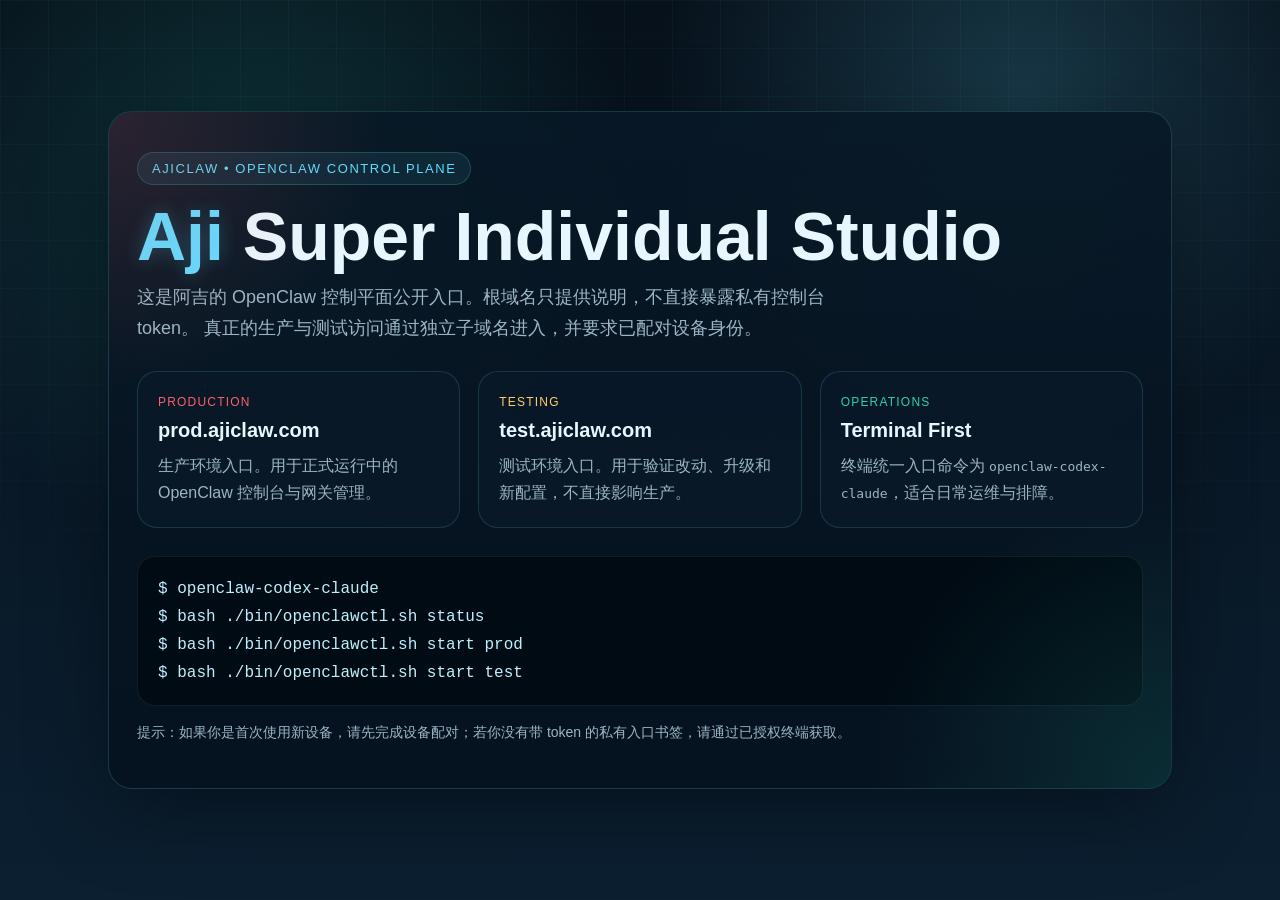
<file: site/landing/index.html>
<!doctype html>
<html lang="zh-CN">
  <head>
    <meta charset="utf-8" />
    <meta name="viewport" content="width=device-width, initial-scale=1" />
    <title>Ajiclaw Control Plane</title>
    <style>
      :root {
        --bg: #07111b;
        --bg2: #0b1f31;
        --panel: rgba(8, 24, 38, 0.78);
        --line: rgba(103, 226, 255, 0.18);
        --text: #e8f7ff;
        --muted: #9cb6c6;
        --cyan: #62dcff;
        --teal: #2ad1b3;
        --red: #ff5e6c;
        --gold: #ffcf6b;
        --shadow: 0 22px 80px rgba(0, 0, 0, 0.35);
        --radius: 24px;
      }

      * {
        box-sizing: border-box;
      }

      body {
        margin: 0;
        min-height: 100vh;
        font-family: "Segoe UI", "PingFang SC", "Microsoft YaHei", sans-serif;
        color: var(--text);
        background:
          radial-gradient(circle at 20% 20%, rgba(42, 209, 179, 0.16), transparent 30%),
          radial-gradient(circle at 80% 10%, rgba(98, 220, 255, 0.18), transparent 28%),
          linear-gradient(180deg, var(--bg), var(--bg2));
        display: grid;
        place-items: center;
        overflow-x: hidden;
      }

      body::before,
      body::after {
        content: "";
        position: fixed;
        inset: 0;
        pointer-events: none;
      }

      body::before {
        background-image:
          linear-gradient(rgba(98, 220, 255, 0.06) 1px, transparent 1px),
          linear-gradient(90deg, rgba(98, 220, 255, 0.06) 1px, transparent 1px);
        background-size: 48px 48px;
        mask-image: linear-gradient(180deg, rgba(0, 0, 0, 0.75), transparent 92%);
      }

      body::after {
        background:
          linear-gradient(90deg, transparent, rgba(255, 255, 255, 0.04), transparent);
        transform: translateX(-120%);
        animation: sweep 8s linear infinite;
      }

      .shell {
        width: min(1120px, calc(100vw - 32px));
        padding: 40px 28px;
      }

      .hero {
        position: relative;
        border: 1px solid var(--line);
        border-radius: var(--radius);
        background: linear-gradient(180deg, rgba(8, 24, 38, 0.92), rgba(5, 16, 28, 0.82));
        box-shadow: var(--shadow);
        padding: 40px 28px 32px;
        overflow: hidden;
      }

      .hero::before {
        content: "";
        position: absolute;
        inset: 0;
        background:
          radial-gradient(circle at top left, rgba(255, 94, 108, 0.15), transparent 22%),
          radial-gradient(circle at bottom right, rgba(42, 209, 179, 0.14), transparent 24%);
        pointer-events: none;
      }

      .eyebrow {
        display: inline-flex;
        align-items: center;
        gap: 10px;
        padding: 8px 14px;
        border: 1px solid rgba(98, 220, 255, 0.2);
        border-radius: 999px;
        color: var(--cyan);
        background: rgba(98, 220, 255, 0.08);
        font-size: 13px;
        letter-spacing: 0.12em;
        text-transform: uppercase;
      }

      h1 {
        margin: 18px 0 12px;
        font-size: clamp(34px, 6vw, 68px);
        line-height: 0.98;
      }

      .accent {
        color: var(--cyan);
        text-shadow: 0 0 18px rgba(98, 220, 255, 0.28);
      }

      .lead {
        margin: 0;
        max-width: 720px;
        color: var(--muted);
        font-size: 18px;
        line-height: 1.7;
      }

      .grid {
        display: grid;
        grid-template-columns: repeat(3, minmax(0, 1fr));
        gap: 18px;
        margin-top: 28px;
      }

      .card {
        position: relative;
        padding: 20px;
        border: 1px solid rgba(98, 220, 255, 0.16);
        border-radius: 20px;
        background: rgba(10, 27, 42, 0.7);
      }

      .card h2 {
        margin: 0 0 10px;
        font-size: 20px;
      }

      .card p {
        margin: 0;
        color: var(--muted);
        line-height: 1.7;
      }

      .badge {
        display: inline-block;
        margin-bottom: 10px;
        font-size: 12px;
        letter-spacing: 0.1em;
        text-transform: uppercase;
      }

      .prod .badge { color: var(--red); }
      .test .badge { color: var(--gold); }
      .ops .badge { color: var(--teal); }

      .console {
        margin-top: 28px;
        padding: 18px 20px;
        border-radius: 18px;
        background: rgba(2, 12, 20, 0.9);
        border: 1px solid rgba(255, 255, 255, 0.07);
        font-family: "Consolas", "Courier New", monospace;
        color: #bfefff;
        line-height: 1.75;
        overflow-x: auto;
      }

      .foot {
        margin-top: 18px;
        color: var(--muted);
        font-size: 14px;
      }

      @keyframes sweep {
        from { transform: translateX(-120%); }
        to { transform: translateX(120%); }
      }

      @media (max-width: 860px) {
        .grid {
          grid-template-columns: 1fr;
        }

        .shell {
          padding: 20px 14px;
        }

        .hero {
          padding: 28px 18px 22px;
        }
      }
    </style>
  </head>
  <body>
    <main class="shell">
      <section class="hero">
        <div class="eyebrow">Ajiclaw • OpenClaw Control Plane</div>
        <h1><span class="accent">Aji</span> Super Individual Studio</h1>
        <p class="lead">
          这是阿吉的 OpenClaw 控制平面公开入口。根域名只提供说明，不直接暴露私有控制台 token。
          真正的生产与测试访问通过独立子域名进入，并要求已配对设备身份。
        </p>

        <div class="grid">
          <article class="card prod">
            <div class="badge">Production</div>
            <h2>prod.ajiclaw.com</h2>
            <p>生产环境入口。用于正式运行中的 OpenClaw 控制台与网关管理。</p>
          </article>
          <article class="card test">
            <div class="badge">Testing</div>
            <h2>test.ajiclaw.com</h2>
            <p>测试环境入口。用于验证改动、升级和新配置，不直接影响生产。</p>
          </article>
          <article class="card ops">
            <div class="badge">Operations</div>
            <h2>Terminal First</h2>
            <p>终端统一入口命令为 <code>openclaw-codex-claude</code>，适合日常运维与排障。</p>
          </article>
        </div>

        <div class="console">
          $ openclaw-codex-claude<br />
          $ bash ./bin/openclawctl.sh status<br />
          $ bash ./bin/openclawctl.sh start prod<br />
          $ bash ./bin/openclawctl.sh start test
        </div>

        <p class="foot">
          提示：如果你是首次使用新设备，请先完成设备配对；若你没有带 token 的私有入口书签，请通过已授权终端获取。
        </p>
      </section>
    </main>
  </body>
</html>
</file>
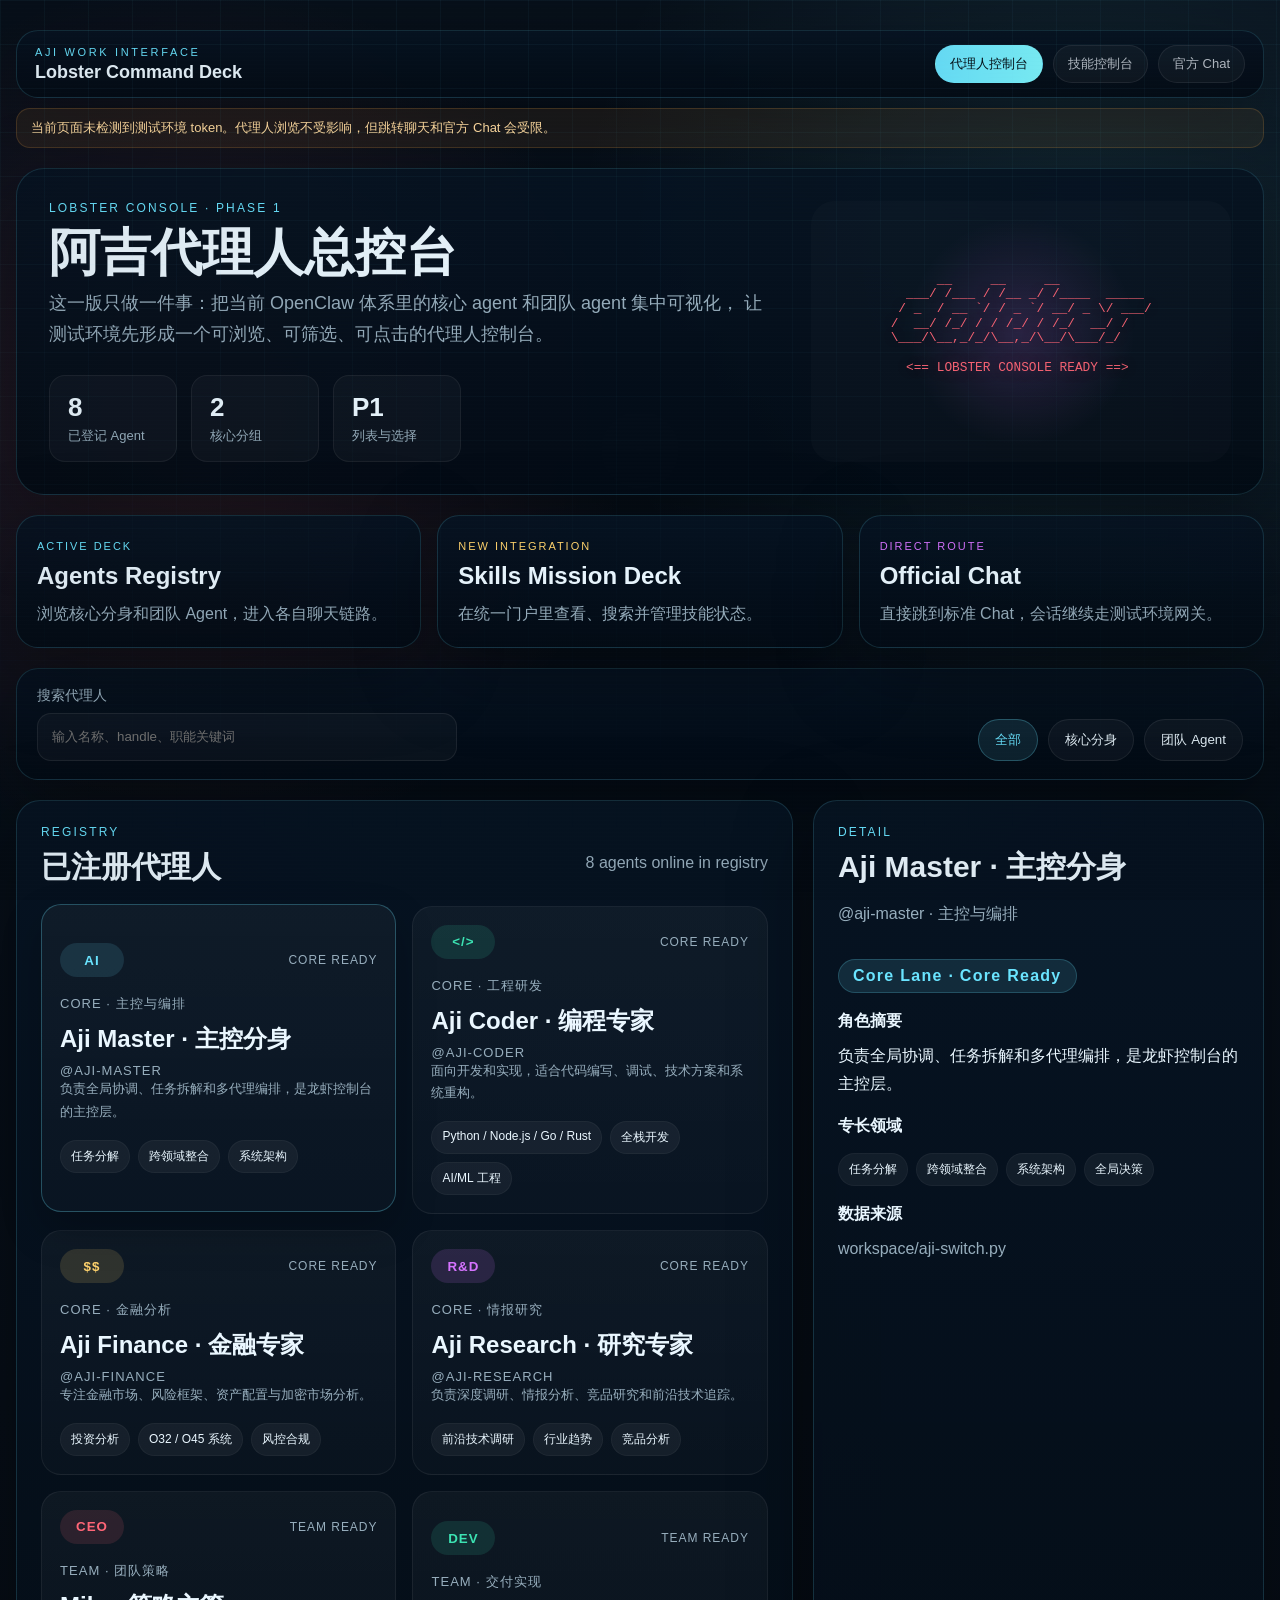
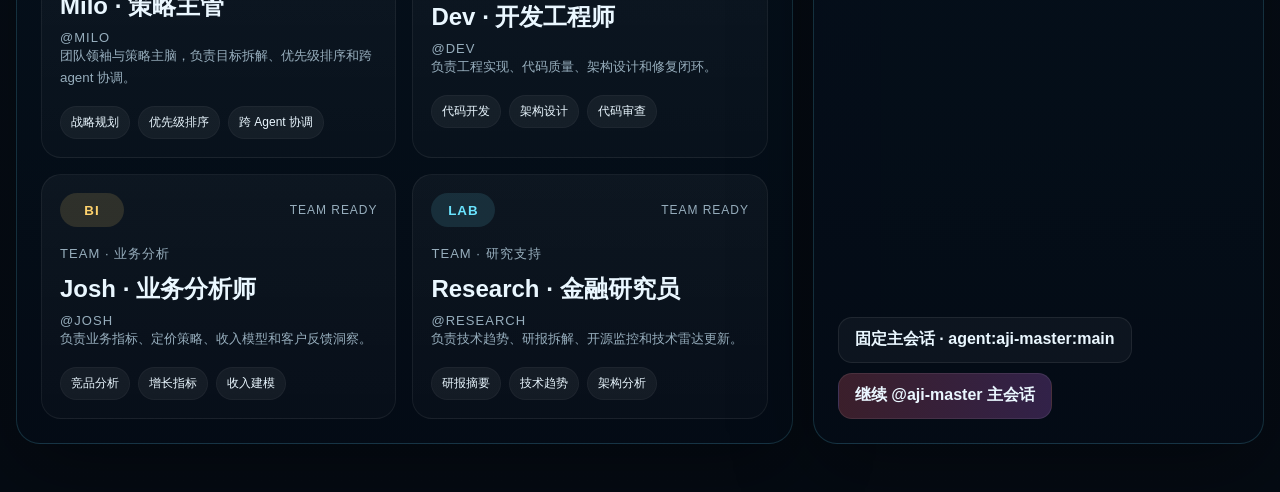
<file: site/lobster-console/index.html>
<!doctype html>
<html lang="zh-CN">
  <head>
    <meta charset="utf-8" />
    <meta name="viewport" content="width=device-width, initial-scale=1" />
    <title>龙虾控制台 · Agent Registry</title>
    <link rel="stylesheet" href="./styles.css" />
  </head>
  <body>
    <div class="noise" aria-hidden="true"></div>
    <main class="shell">
      <div class="portal-nav-shell">
        <nav class="portal-nav" aria-label="Aji work interface navigation">
          <a class="portal-brand" id="portal-home-link" href="./">
            <span class="portal-brand-kicker">AJI WORK INTERFACE</span>
            <strong>Lobster Command Deck</strong>
          </a>
          <div class="portal-links">
            <a class="is-active" id="nav-agents-link" href="./">代理人控制台</a>
            <a id="nav-skills-link" href="./skills/">技能控制台</a>
            <a id="nav-chat-link" href="../chat">官方 Chat</a>
          </div>
        </nav>
        <div class="portal-banner" id="token-banner" hidden>
          当前页面未检测到测试环境 token。代理人浏览不受影响，但跳转聊天和官方 Chat 会受限。
        </div>
      </div>

      <header class="hero">
        <div class="hero-copy">
          <p class="eyebrow">LOBSTER CONSOLE · PHASE 1</p>
          <h1>阿吉代理人总控台</h1>
          <p class="lead">
            这一版只做一件事：把当前 OpenClaw 体系里的核心 agent 和团队 agent 集中可视化，
            让测试环境先形成一个可浏览、可筛选、可点击的代理人控制台。
          </p>
          <div class="hero-metrics">
            <div class="metric">
              <span class="metric-k">8</span>
              <span class="metric-v">已登记 Agent</span>
            </div>
            <div class="metric">
              <span class="metric-k">2</span>
              <span class="metric-v">核心分组</span>
            </div>
            <div class="metric">
              <span class="metric-k">P1</span>
              <span class="metric-v">列表与选择</span>
            </div>
          </div>
        </div>
        <aside class="hero-art" aria-hidden="true">
          <pre>
      __     __     __
  ___/ /___ / /__ _/ /____  _____
 / _  / __ `/ / _ `/ __/ _ \/ ___/
/  __/ /_/ / / /_/ / /_/  __/ /
\___/\__,_/_/\__,_/\__/\___/_/

  &lt;== LOBSTER CONSOLE READY ==&gt;
          </pre>
        </aside>
      </header>

      <section class="module-strip" aria-label="工作台模块入口">
        <a class="module-card accent-cyan" id="moduleAgentsLink" href="./">
          <span class="module-kicker">ACTIVE DECK</span>
          <strong>Agents Registry</strong>
          <p>浏览核心分身和团队 Agent，进入各自聊天链路。</p>
        </a>
        <a class="module-card accent-gold" id="moduleSkillsLink" href="./skills/">
          <span class="module-kicker">NEW INTEGRATION</span>
          <strong>Skills Mission Deck</strong>
          <p>在统一门户里查看、搜索并管理技能状态。</p>
        </a>
        <a class="module-card accent-magenta" id="moduleChatLink" href="../chat">
          <span class="module-kicker">DIRECT ROUTE</span>
          <strong>Official Chat</strong>
          <p>直接跳到标准 Chat，会话继续走测试环境网关。</p>
        </a>
      </section>

      <section class="toolbar" aria-label="代理人筛选">
        <label class="search">
          <span>搜索代理人</span>
          <input id="searchInput" type="search" placeholder="输入名称、handle、职能关键词" />
        </label>
        <div class="filters">
          <button class="filter-chip is-active" data-filter="all" type="button">全部</button>
          <button class="filter-chip" data-filter="core" type="button">核心分身</button>
          <button class="filter-chip" data-filter="team" type="button">团队 Agent</button>
        </div>
      </section>

      <section class="layout">
        <section class="board">
          <div class="board-head">
            <div>
              <p class="section-kicker">REGISTRY</p>
              <h2>已注册代理人</h2>
            </div>
            <p id="resultCount" class="result-count">加载中</p>
          </div>
          <div id="agentGrid" class="agent-grid" aria-live="polite"></div>
        </section>

        <aside class="detail-panel">
          <div class="detail-head">
            <p class="section-kicker">DETAIL</p>
            <h2 id="detailName">选择一个 Agent</h2>
            <p id="detailSubtitle" class="detail-subtitle">点击左侧卡片查看职责、能力和下一步动作。</p>
          </div>

          <div id="detailBadge" class="detail-badge">Phase 1</div>

          <div class="detail-block">
            <h3>角色摘要</h3>
            <p id="detailSummary">这一阶段先完成注册表和选择器，不直接接 OpenClaw 原生聊天面板。</p>
          </div>

          <div class="detail-block">
            <h3>专长领域</h3>
            <ul id="detailSkills" class="skill-list">
              <li>支持按职能快速浏览</li>
              <li>支持为下一阶段聊天页预留路由</li>
            </ul>
          </div>

          <div class="detail-block">
            <h3>数据来源</h3>
            <p id="detailSource" class="detail-source">workspace/aji-switch.py / workspace/team/agents/*/SOUL.md</p>
          </div>

          <div class="detail-actions">
            <a id="detailRoute" class="ghost-link" href="#session-route">固定主会话 · agent:loading:main</a>
            <a id="chatButton" class="primary-button" href="./chat.html">
              继续 Agent 主会话
            </a>
          </div>
        </aside>
      </section>
    </main>

    <template id="agentCardTemplate">
      <article class="agent-card">
        <button class="agent-hit" type="button">
          <div class="agent-top">
            <span class="agent-icon"></span>
            <span class="agent-state"></span>
          </div>
          <div class="agent-meta">
            <p class="agent-group"></p>
            <h3 class="agent-title"></h3>
            <p class="agent-handle"></p>
            <p class="agent-summary"></p>
          </div>
          <ul class="agent-skills"></ul>
        </button>
      </article>
    </template>

    <script src="./app.js" defer></script>
  </body>
</html>
</file>
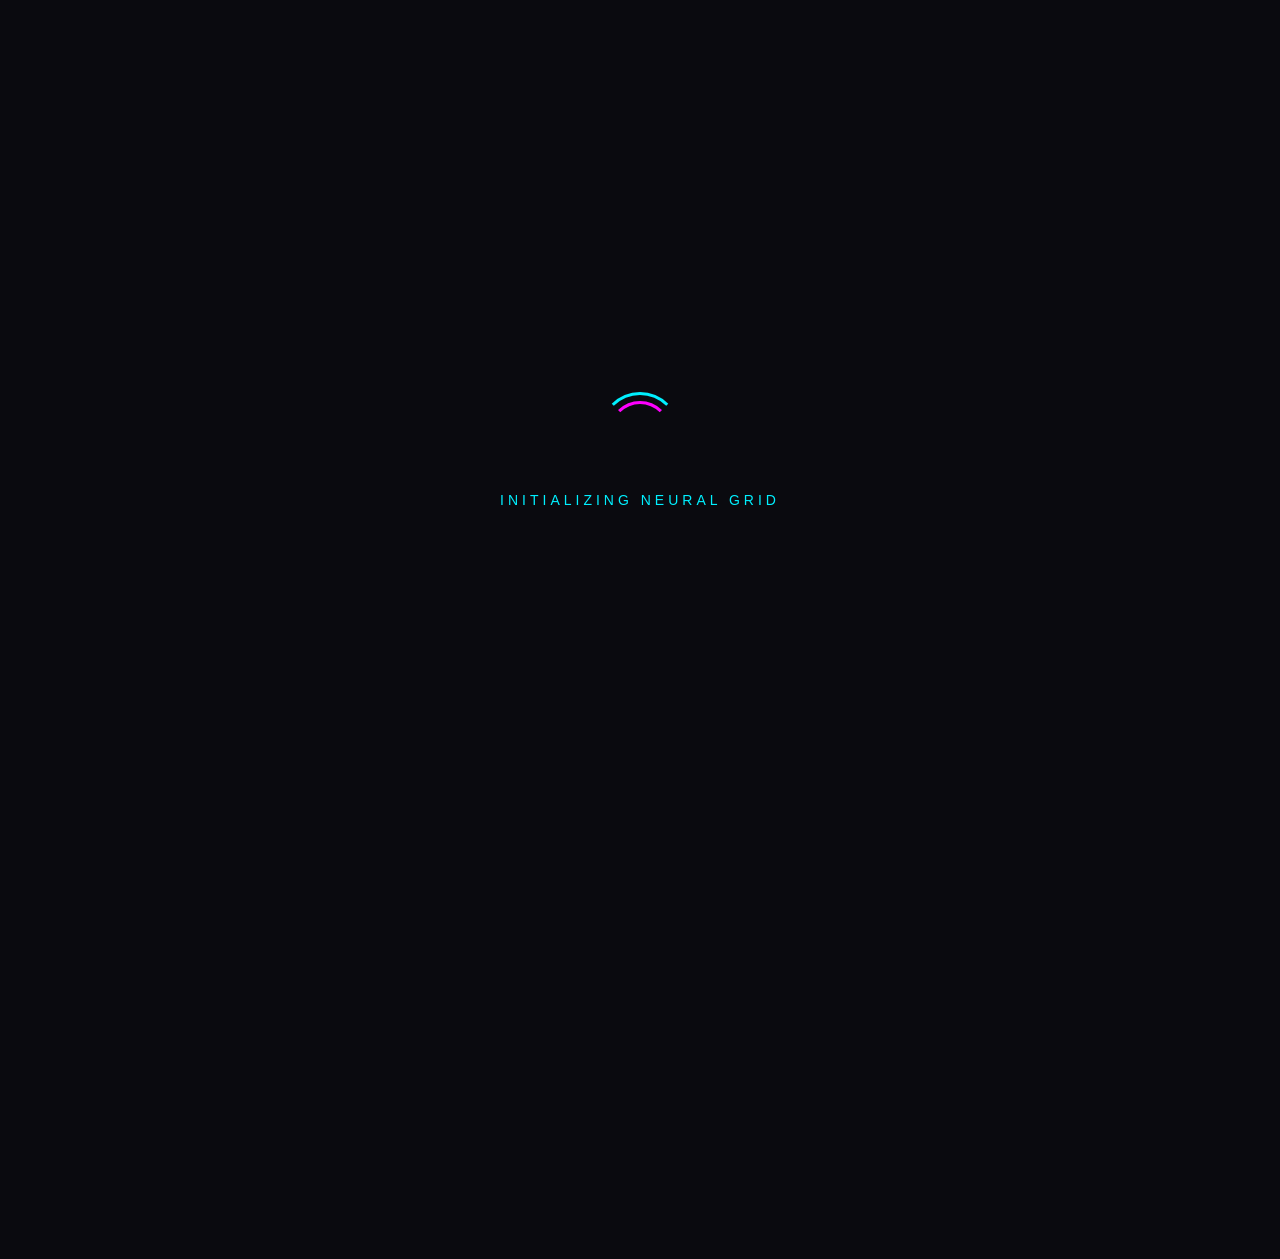
<file: site/skills-console/index.html>
<!doctype html>
<html lang="zh-CN">
  <head>
    <meta charset="UTF-8" />
    <meta name="viewport" content="width=device-width, initial-scale=1.0" />
    <title>OpenClaw Skills Neural Grid</title>
    <link rel="stylesheet" href="./styles.css" />
  </head>
  <body>
    <div id="loading-overlay">
      <div class="loader-ring"></div>
      <div class="loader-text">INITIALIZING NEURAL GRID</div>
    </div>

    <canvas id="particles"></canvas>

    <div class="portal-nav-shell">
      <nav class="portal-nav" aria-label="Aji work interface navigation">
        <a class="portal-brand" id="portal-home-link" href="../">
          <span class="portal-brand-kicker">AJI WORK INTERFACE</span>
          <strong>Skills Mission Deck</strong>
        </a>
        <div class="portal-links">
          <a id="nav-agents-link" href="../lobster/">代理人控制台</a>
          <a class="is-active" id="nav-skills-link" href="./">技能控制台</a>
          <a id="nav-chat-link" href="../chat">官方 Chat</a>
        </div>
      </nav>
      <div class="portal-banner" id="token-banner" hidden>
        当前页面未检测到测试环境 token。列表浏览不受影响，但安装、启停和跳转官方 Chat 会受限。
      </div>
    </div>

    <div class="top-bar">
      <div class="top-bar-inner">
        <div class="top-title">
          <h1>OpenClaw Skills Neural Grid</h1>
          <div class="title-meta">
            <span class="version" id="skill-version"></span>
            <span class="env-badge" id="env-badge">TEST ENV</span>
          </div>
        </div>
        <div class="search-box">
          <span class="search-icon">&#128269;</span>
          <input type="text" id="search-input" placeholder="Search skills..." autocomplete="off" />
        </div>
        <div class="cat-tabs" id="cat-tabs"></div>
      </div>
    </div>

    <div class="grid-container">
      <div class="hex-grid" id="hex-grid"></div>
    </div>

    <div class="detail-overlay" id="detail-overlay">
      <div class="detail-panel" id="detail-panel">
        <div class="detail-header">
          <div class="detail-emoji" id="detail-emoji"></div>
          <div class="detail-title-area">
            <div class="detail-title" id="detail-title"></div>
            <div class="detail-meta" id="detail-meta"></div>
          </div>
          <button class="detail-close" id="detail-close">&times;</button>
        </div>
        <div class="detail-body" id="detail-body"></div>
        <div class="detail-actions" id="detail-actions"></div>
      </div>
    </div>

    <div class="confirm-overlay" id="confirm-overlay">
      <div class="confirm-box">
        <h3 id="confirm-title">Confirm</h3>
        <p id="confirm-msg"></p>
        <div class="confirm-btns">
          <button class="confirm-cancel" id="confirm-cancel">Cancel</button>
          <button class="confirm-yes" id="confirm-yes">Confirm</button>
        </div>
      </div>
    </div>

    <div class="toast" id="toast"></div>

    <div class="status-bar">
      <div class="status-item"><div class="status-dot"></div><span id="st-skills">0 Skills</span></div>
      <div class="status-item"><span id="st-cats">0 Categories</span></div>
      <div class="status-item"><span id="st-particles">0 Particles</span></div>
      <div class="status-item"><span id="st-fps">60 FPS</span></div>
    </div>

    <script src="./app.js" defer></script>
  </body>
</html>
</file>
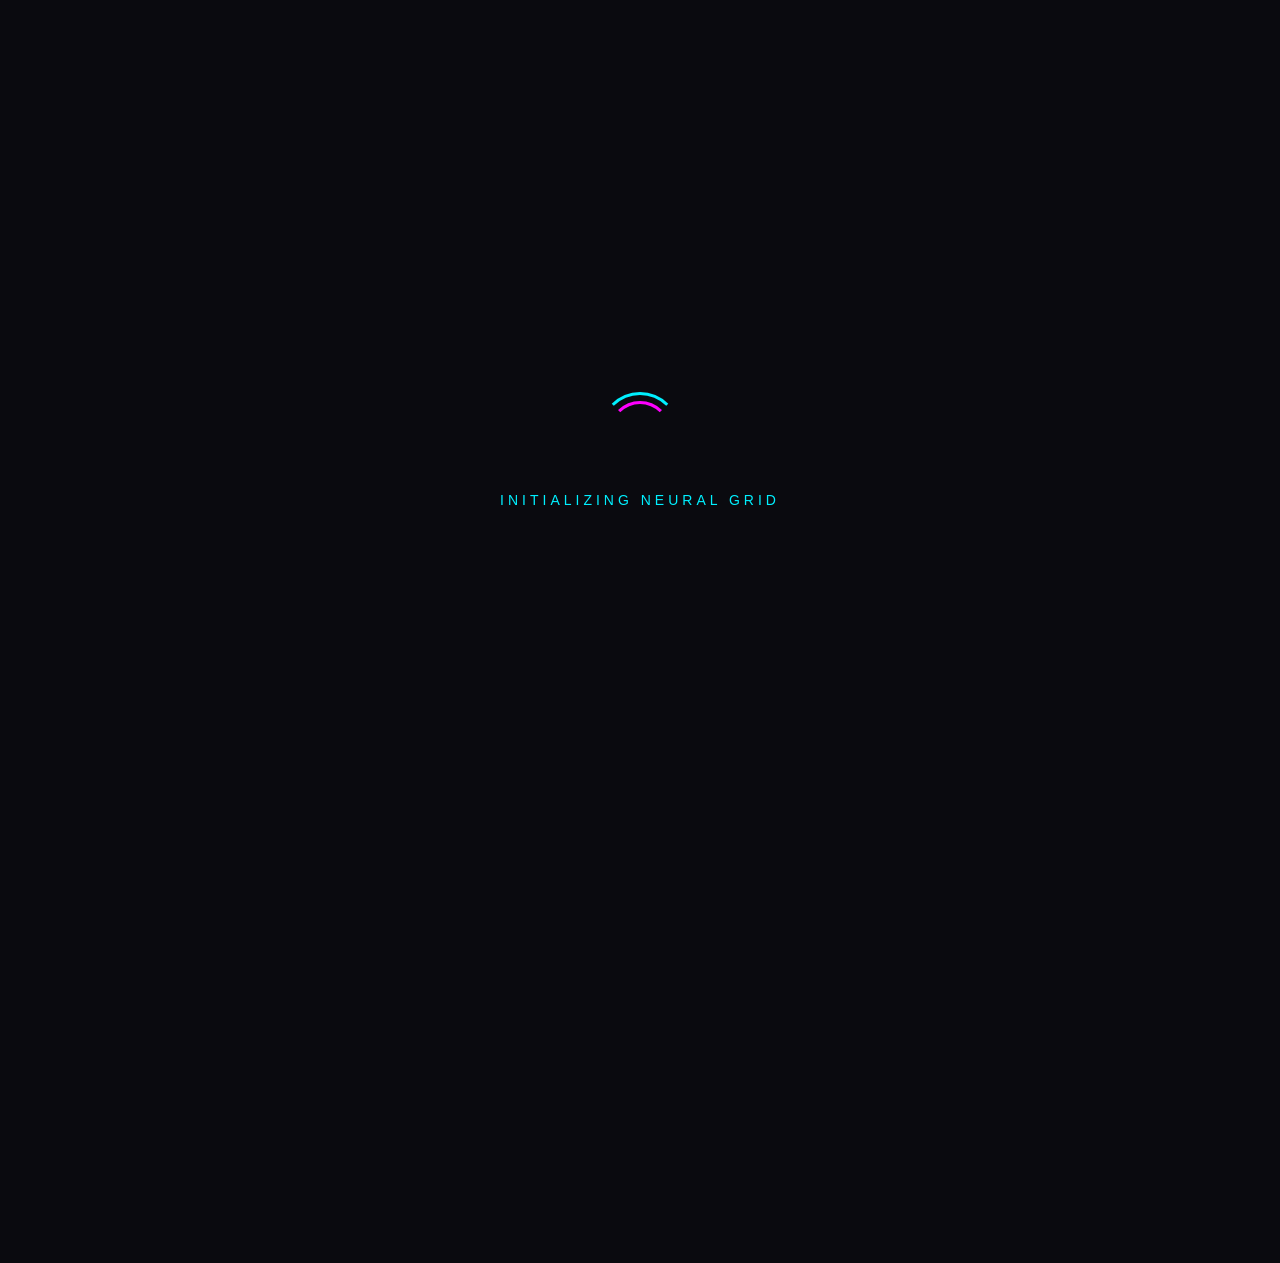
<file: site/lobster-console/skills/index.html>
<!doctype html>
<html lang="zh-CN">
  <head>
    <meta charset="UTF-8" />
    <meta name="viewport" content="width=device-width, initial-scale=1.0" />
    <title>龙虾控制台 · Skills Mission Deck</title>
    <link rel="stylesheet" href="./styles.css" />
  </head>
  <body>
    <div id="loading-overlay">
      <div class="loader-ring"></div>
      <div class="loader-text">INITIALIZING NEURAL GRID</div>
    </div>

    <canvas id="particles"></canvas>

    <div class="portal-nav-shell">
      <nav class="portal-nav" aria-label="Aji work interface navigation">
        <a class="portal-brand" id="portal-home-link" href="../">
          <span class="portal-brand-kicker">AJI WORK INTERFACE</span>
          <strong>Skills Mission Deck</strong>
        </a>
        <div class="portal-links">
          <a id="nav-agents-link" href="../">代理人控制台</a>
          <a class="is-active" id="nav-skills-link" href="./">技能控制台</a>
          <a id="nav-chat-link" href="../../chat">官方 Chat</a>
        </div>
      </nav>
      <div class="portal-banner" id="token-banner" hidden>
        当前页面未检测到测试环境 token。列表浏览不受影响，但安装、启停和跳转官方 Chat 会受限。
      </div>
    </div>

    <div class="top-bar">
      <div class="top-bar-inner">
        <div class="top-title">
          <h1>龙虾控制台 · Skills Mission Deck</h1>
          <div class="title-meta">
            <span class="version" id="skill-version"></span>
            <span class="env-badge" id="env-badge">TEST ENV</span>
          </div>
        </div>
        <div class="search-box">
          <span class="search-icon">&#128269;</span>
          <input type="text" id="search-input" placeholder="Search skills..." autocomplete="off" />
        </div>
        <div class="cat-tabs" id="cat-tabs"></div>
      </div>
    </div>

    <div class="grid-container">
      <div class="hex-grid" id="hex-grid"></div>
    </div>

    <div class="detail-overlay" id="detail-overlay">
      <div class="detail-panel" id="detail-panel">
        <div class="detail-header">
          <div class="detail-emoji" id="detail-emoji"></div>
          <div class="detail-title-area">
            <div class="detail-title" id="detail-title"></div>
            <div class="detail-meta" id="detail-meta"></div>
          </div>
          <button class="detail-close" id="detail-close">&times;</button>
        </div>
        <div class="detail-body" id="detail-body"></div>
        <div class="detail-actions" id="detail-actions"></div>
      </div>
    </div>

    <div class="confirm-overlay" id="confirm-overlay">
      <div class="confirm-box">
        <h3 id="confirm-title">Confirm</h3>
        <p id="confirm-msg"></p>
        <div class="confirm-btns">
          <button class="confirm-cancel" id="confirm-cancel">Cancel</button>
          <button class="confirm-yes" id="confirm-yes">Confirm</button>
        </div>
      </div>
    </div>

    <div class="toast" id="toast"></div>

    <div class="status-bar">
      <div class="status-item"><div class="status-dot"></div><span id="st-skills">0 Skills</span></div>
      <div class="status-item"><span id="st-cats">0 Categories</span></div>
      <div class="status-item"><span id="st-particles">0 Particles</span></div>
      <div class="status-item"><span id="st-fps">60 FPS</span></div>
    </div>

    <script src="./app.js" defer></script>
  </body>
</html>
</file>
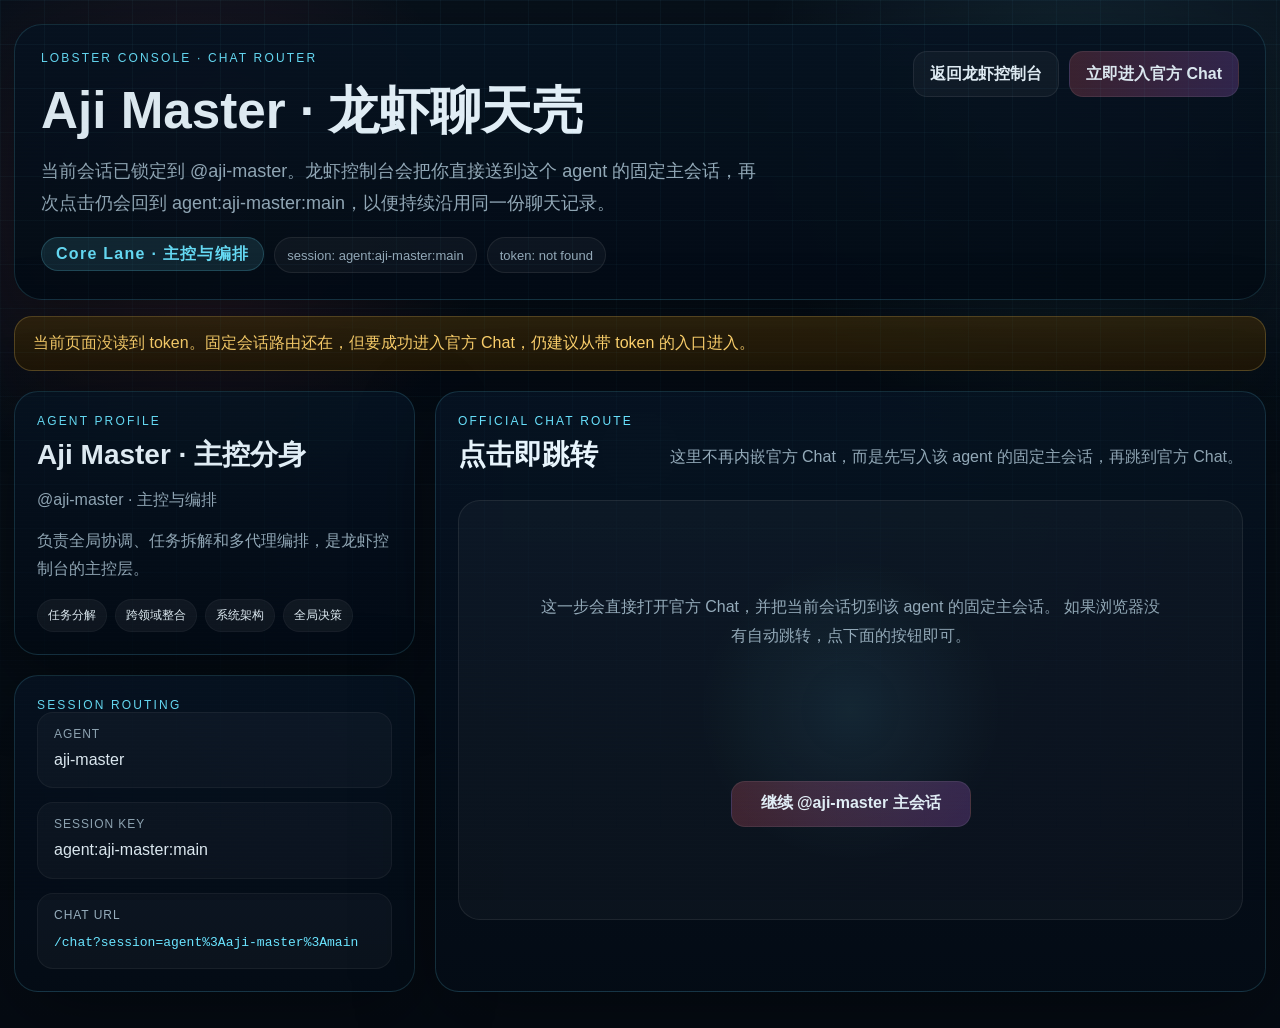
<file: site/lobster-console/chat.html>
<!doctype html>
<html lang="zh-CN">
  <head>
    <meta charset="utf-8" />
    <meta name="viewport" content="width=device-width, initial-scale=1" />
    <title>龙虾控制台 · Agent Chat Route</title>
    <link rel="stylesheet" href="./styles.css" />
  </head>
  <body>
    <div class="noise" aria-hidden="true"></div>
    <main class="chat-shell">
      <section class="chat-hero">
        <div class="chat-hero-copy">
          <p class="eyebrow">LOBSTER CONSOLE · CHAT ROUTER</p>
          <h1 id="agentName">正在切换聊天会话</h1>
          <p id="agentLead" class="lead">
            龙虾控制台正在把你带到选中 agent 的固定主会话。每个 agent 都会复用自己的聊天记录，
            测试阶段直接跳转到官方 Chat，避免 iframe 嵌入带来的浏览器限制。
          </p>
          <div class="chat-meta">
            <span id="agentBadge" class="detail-badge">Agent Session</span>
            <span id="sessionKey" class="meta-chip">session: loading</span>
            <span id="tokenState" class="meta-chip">token: checking</span>
          </div>
        </div>

        <div class="chat-hero-actions">
          <a class="ghost-link" href="./index.html">返回龙虾控制台</a>
          <a id="openFullChat" class="primary-button" href="/chat">
            立即进入官方 Chat
          </a>
        </div>
      </section>

      <section id="warningBox" class="chat-warning" hidden></section>

      <section class="chat-layout">
        <aside class="chat-side">
          <div class="chat-card">
            <p class="section-kicker">AGENT PROFILE</p>
            <h2 id="agentTitle">加载中</h2>
            <p id="agentHandle" class="detail-subtitle">正在读取 agent 注册信息</p>
            <p id="agentSummary" class="side-copy">
              这里会显示当前 agent 的职责摘要和即将进入的会话。
            </p>
            <ul id="agentSkills" class="skill-list"></ul>
          </div>

          <div class="chat-card">
            <p class="section-kicker">SESSION ROUTING</p>
            <dl class="route-list">
              <div>
                <dt>Agent</dt>
                <dd id="routeAgent">-</dd>
              </div>
              <div>
                <dt>Session Key</dt>
                <dd id="routeSession">-</dd>
              </div>
              <div>
                <dt>Chat URL</dt>
                <dd><code id="routeUrl">/chat</code></dd>
              </div>
            </dl>
          </div>
        </aside>

        <section class="chat-main">
          <div class="chat-frame-head">
            <div>
              <p class="section-kicker">OFFICIAL CHAT ROUTE</p>
              <h2>点击即跳转</h2>
            </div>
            <p class="result-count">
              这里不再内嵌官方 Chat，而是先写入该 agent 的固定主会话，再跳到官方 Chat。
            </p>
          </div>

          <div class="chat-jump-panel">
            <p class="jump-copy">
              这一步会直接打开官方 Chat，并把当前会话切到该 agent 的固定主会话。
              如果浏览器没有自动跳转，点下面的按钮即可。
            </p>
            <a id="jumpButton" class="primary-button jump-button" href="/chat">
              进入官方 Chat
            </a>
          </div>
        </section>
      </section>
    </main>

    <script src="./chat.js" defer></script>
  </body>
</html>
</file>
<file: site/lobster-console/styles.css>
:root {
  --bg: #08111c;
  --bg-deep: #050b13;
  --panel: rgba(8, 20, 34, 0.82);
  --panel-strong: rgba(6, 18, 32, 0.94);
  --line: rgba(106, 228, 255, 0.16);
  --line-strong: rgba(106, 228, 255, 0.28);
  --text: #eaf7ff;
  --muted: #97aebd;
  --cyan: #6ae4ff;
  --teal: #3ce3b3;
  --gold: #ffd36d;
  --red: #ff6677;
  --magenta: #d673ff;
  --radius-lg: 28px;
  --radius-md: 18px;
  --radius-sm: 12px;
  --shadow: 0 24px 80px rgba(0, 0, 0, 0.34);
}

* {
  box-sizing: border-box;
}

html {
  color-scheme: dark;
}

body {
  margin: 0;
  min-height: 100vh;
  font-family: "Segoe UI", "PingFang SC", "Microsoft YaHei", sans-serif;
  color: var(--text);
  background:
    radial-gradient(circle at 15% 20%, rgba(255, 102, 119, 0.14), transparent 22%),
    radial-gradient(circle at 85% 12%, rgba(106, 228, 255, 0.12), transparent 24%),
    linear-gradient(180deg, var(--bg), var(--bg-deep));
  position: relative;
}

body::before {
  content: "";
  position: fixed;
  inset: 0;
  pointer-events: none;
  background-image:
    linear-gradient(rgba(106, 228, 255, 0.05) 1px, transparent 1px),
    linear-gradient(90deg, rgba(106, 228, 255, 0.05) 1px, transparent 1px);
  background-size: 44px 44px;
  mask-image: linear-gradient(180deg, rgba(0, 0, 0, 0.86), transparent 96%);
}

.noise {
  position: fixed;
  inset: 0;
  pointer-events: none;
  opacity: 0.18;
  background:
    radial-gradient(circle at center, transparent, rgba(0, 0, 0, 0.44)),
    repeating-linear-gradient(
      180deg,
      rgba(255, 255, 255, 0.04) 0,
      rgba(255, 255, 255, 0.04) 1px,
      transparent 2px,
      transparent 4px
    );
}

.portal-nav-shell {
  margin-bottom: 20px;
}

.portal-nav {
  display: flex;
  align-items: center;
  justify-content: space-between;
  gap: 18px;
  padding: 14px 18px;
  border: 1px solid var(--line);
  border-radius: 22px;
  background: linear-gradient(180deg, rgba(7, 20, 35, 0.9), rgba(4, 12, 22, 0.92));
  box-shadow: var(--shadow);
}

.portal-brand {
  display: flex;
  flex-direction: column;
  gap: 4px;
  color: var(--text);
  text-decoration: none;
}

.portal-brand-kicker {
  font-size: 11px;
  letter-spacing: 0.24em;
  color: var(--cyan);
}

.portal-brand strong {
  font-size: 18px;
}

.portal-links {
  display: flex;
  flex-wrap: wrap;
  justify-content: flex-end;
  gap: 10px;
}

.portal-links a {
  display: inline-flex;
  align-items: center;
  min-height: 38px;
  padding: 0 14px;
  border-radius: 999px;
  border: 1px solid rgba(255, 255, 255, 0.08);
  background: rgba(255, 255, 255, 0.04);
  color: rgba(224, 232, 240, 0.82);
  text-decoration: none;
  font-size: 13px;
  transition: all 0.2s ease;
}

.portal-links a:hover,
.portal-links a.is-active {
  color: #041018;
  background: linear-gradient(90deg, var(--cyan), #7ef7ff);
  border-color: transparent;
}

.portal-banner {
  margin-top: 10px;
  padding: 10px 14px;
  border-radius: 14px;
  border: 1px solid rgba(255, 170, 72, 0.18);
  background: rgba(255, 170, 72, 0.08);
  color: #ffdba0;
  font-size: 13px;
}

.shell {
  width: min(1320px, calc(100vw - 32px));
  margin: 0 auto;
  padding: 30px 0 48px;
}

.hero,
.toolbar,
.board,
.detail-panel {
  border: 1px solid var(--line);
  background: linear-gradient(180deg, rgba(7, 20, 35, 0.9), rgba(4, 12, 22, 0.92));
  box-shadow: var(--shadow);
}

.module-strip {
  display: grid;
  grid-template-columns: repeat(3, minmax(0, 1fr));
  gap: 16px;
  margin-top: 20px;
}

.module-card {
  display: block;
  padding: 20px;
  border-radius: 22px;
  border: 1px solid var(--line);
  background: linear-gradient(180deg, rgba(7, 20, 35, 0.9), rgba(4, 12, 22, 0.92));
  color: var(--text);
  text-decoration: none;
  box-shadow: var(--shadow);
  transition: 180ms ease;
}

.module-card:hover {
  transform: translateY(-2px);
  border-color: var(--line-strong);
}

.module-card strong {
  display: block;
  margin-top: 8px;
  font-size: 24px;
}

.module-card p {
  margin: 10px 0 0;
  color: var(--muted);
  line-height: 1.7;
}

.module-kicker {
  font-size: 11px;
  letter-spacing: 0.18em;
  text-transform: uppercase;
}

.accent-cyan .module-kicker { color: var(--cyan); }
.accent-gold .module-kicker { color: var(--gold); }
.accent-magenta .module-kicker { color: var(--magenta); }

.hero {
  display: grid;
  grid-template-columns: minmax(0, 1.4fr) minmax(280px, 0.8fr);
  gap: 28px;
  border-radius: var(--radius-lg);
  padding: 32px;
  overflow: hidden;
}

.eyebrow,
.section-kicker {
  margin: 0;
  color: var(--cyan);
  letter-spacing: 0.18em;
  text-transform: uppercase;
  font-size: 12px;
}

.hero h1 {
  margin: 14px 0 10px;
  font-size: clamp(36px, 4vw, 68px);
  line-height: 0.95;
}

.lead,
.detail-subtitle,
.detail-source,
.result-count,
.agent-summary {
  color: var(--muted);
}

.lead {
  max-width: 720px;
  margin: 0;
  font-size: 18px;
  line-height: 1.75;
}

.hero-metrics {
  display: flex;
  flex-wrap: wrap;
  gap: 14px;
  margin-top: 24px;
}

.metric {
  min-width: 128px;
  padding: 16px 18px;
  border: 1px solid rgba(255, 255, 255, 0.06);
  border-radius: 16px;
  background: rgba(255, 255, 255, 0.03);
}

.metric-k {
  display: block;
  font-size: 26px;
  font-weight: 700;
  color: var(--text);
}

.metric-v {
  display: block;
  margin-top: 4px;
  font-size: 13px;
  color: var(--muted);
}

.hero-art {
  display: grid;
  place-items: center;
  padding: 12px;
  border-radius: 24px;
  background:
    radial-gradient(circle at center, rgba(214, 115, 255, 0.16), transparent 46%),
    rgba(255, 255, 255, 0.02);
}

.hero-art pre {
  margin: 0;
  color: var(--red);
  font-family: "Consolas", "Courier New", monospace;
  font-size: clamp(12px, 1vw, 14px);
  line-height: 1.15;
  text-shadow: 0 0 18px rgba(255, 102, 119, 0.25);
}

.toolbar {
  margin-top: 20px;
  border-radius: 22px;
  padding: 18px 20px;
  display: flex;
  justify-content: space-between;
  gap: 18px;
  align-items: end;
}

.search {
  display: grid;
  gap: 8px;
  min-width: min(420px, 100%);
}

.search span {
  font-size: 14px;
  color: var(--muted);
}

.search input {
  width: 100%;
  height: 48px;
  border: 1px solid rgba(255, 255, 255, 0.08);
  border-radius: 14px;
  padding: 0 14px;
  background: rgba(255, 255, 255, 0.03);
  color: var(--text);
  outline: none;
}

.search input:focus {
  border-color: var(--line-strong);
  box-shadow: 0 0 0 3px rgba(106, 228, 255, 0.12);
}

.filters {
  display: flex;
  flex-wrap: wrap;
  gap: 10px;
}

.filter-chip,
.primary-button,
.ghost-link {
  transition: 160ms ease;
}

.filter-chip {
  height: 42px;
  padding: 0 16px;
  border-radius: 999px;
  border: 1px solid rgba(255, 255, 255, 0.08);
  background: rgba(255, 255, 255, 0.04);
  color: var(--text);
  cursor: pointer;
}

.filter-chip.is-active,
.filter-chip:hover {
  border-color: var(--line-strong);
  background: rgba(106, 228, 255, 0.11);
  color: var(--cyan);
}

.layout {
  display: grid;
  grid-template-columns: minmax(0, 1.55fr) minmax(320px, 0.9fr);
  gap: 20px;
  margin-top: 20px;
}

.board,
.detail-panel {
  border-radius: 24px;
  padding: 24px;
}

.board-head {
  display: flex;
  align-items: end;
  justify-content: space-between;
  gap: 16px;
  margin-bottom: 18px;
}

.board h2,
.detail-head h2 {
  margin: 8px 0 0;
  font-size: 30px;
}

.agent-grid {
  display: grid;
  grid-template-columns: repeat(2, minmax(0, 1fr));
  gap: 16px;
}

.agent-card {
  min-width: 0;
}

.agent-hit {
  width: 100%;
  height: 100%;
  padding: 18px;
  border-radius: 20px;
  border: 1px solid rgba(255, 255, 255, 0.06);
  background: linear-gradient(180deg, rgba(255, 255, 255, 0.04), rgba(255, 255, 255, 0.02));
  color: inherit;
  text-align: left;
  cursor: pointer;
}

.agent-hit:hover,
.agent-hit:focus-visible,
.agent-hit.is-selected {
  border-color: var(--line-strong);
  transform: translateY(-2px);
  outline: none;
  box-shadow: 0 18px 40px rgba(0, 0, 0, 0.22);
}

.agent-top {
  display: flex;
  justify-content: space-between;
  align-items: center;
  gap: 16px;
}

.agent-icon,
.detail-badge {
  display: inline-flex;
  align-items: center;
  justify-content: center;
  min-width: 64px;
  height: 34px;
  border-radius: 999px;
  font-weight: 700;
  letter-spacing: 0.08em;
}

.agent-state {
  font-size: 12px;
  letter-spacing: 0.08em;
  text-transform: uppercase;
  color: var(--muted);
}

.agent-meta {
  margin-top: 18px;
}

.agent-group,
.agent-handle {
  margin: 0;
  font-size: 13px;
  letter-spacing: 0.08em;
  text-transform: uppercase;
  color: var(--muted);
}

.agent-title {
  margin: 10px 0 8px;
  font-size: 24px;
}

.agent-summary {
  margin: 0;
  line-height: 1.7;
}

.agent-skills,
.skill-list {
  display: flex;
  flex-wrap: wrap;
  gap: 8px;
  padding: 0;
  margin: 16px 0 0;
  list-style: none;
}

.agent-skills li,
.skill-list li {
  padding: 7px 10px;
  border-radius: 999px;
  font-size: 12px;
  color: var(--text);
  background: rgba(255, 255, 255, 0.05);
  border: 1px solid rgba(255, 255, 255, 0.04);
}

.detail-panel {
  display: flex;
  flex-direction: column;
  gap: 18px;
}

.detail-badge {
  width: fit-content;
  padding: 0 14px;
  background: rgba(106, 228, 255, 0.09);
  color: var(--cyan);
  border: 1px solid rgba(106, 228, 255, 0.2);
}

.detail-block h3 {
  margin: 0 0 10px;
  font-size: 16px;
}

.detail-block p {
  margin: 0;
  line-height: 1.75;
}

.detail-actions {
  display: flex;
  flex-wrap: wrap;
  gap: 10px;
  margin-top: auto;
  padding-top: 8px;
}

.ghost-link,
.primary-button {
  min-height: 46px;
  padding: 0 16px;
  border-radius: 14px;
  display: inline-flex;
  align-items: center;
  justify-content: center;
  text-decoration: none;
  font-weight: 600;
}

.ghost-link {
  border: 1px solid rgba(255, 255, 255, 0.08);
  color: var(--text);
  background: rgba(255, 255, 255, 0.04);
}

.primary-button {
  border: 1px solid rgba(255, 255, 255, 0.08);
  background: linear-gradient(90deg, rgba(255, 102, 119, 0.22), rgba(214, 115, 255, 0.22));
  color: var(--text);
}

.primary-button:disabled {
  opacity: 0.62;
  cursor: not-allowed;
}

.ghost-link:hover,
.primary-button:hover:not(:disabled) {
  transform: translateY(-1px);
}

.accent-cyan .agent-icon,
.accent-cyan.detail-badge { background: rgba(106, 228, 255, 0.12); color: var(--cyan); }
.accent-teal .agent-icon,
.accent-teal.detail-badge { background: rgba(60, 227, 179, 0.12); color: var(--teal); }
.accent-gold .agent-icon,
.accent-gold.detail-badge { background: rgba(255, 211, 109, 0.14); color: var(--gold); }
.accent-red .agent-icon,
.accent-red.detail-badge { background: rgba(255, 102, 119, 0.13); color: var(--red); }
.accent-magenta .agent-icon,
.accent-magenta.detail-badge { background: rgba(214, 115, 255, 0.14); color: var(--magenta); }

.empty-state {
  grid-column: 1 / -1;
  padding: 28px;
  border-radius: 20px;
  border: 1px dashed rgba(255, 255, 255, 0.12);
  color: var(--muted);
  text-align: center;
  line-height: 1.7;
}

@media (max-width: 1080px) {
  .module-strip {
    grid-template-columns: 1fr;
  }

  .layout,
  .hero {
    grid-template-columns: 1fr;
  }

  .hero-art {
    order: -1;
  }
}

@media (max-width: 820px) {
  .shell {
    width: min(100vw - 20px, 1320px);
    padding: 14px 0 28px;
  }

  .portal-nav {
    flex-direction: column;
    align-items: flex-start;
  }

  .portal-links {
    justify-content: flex-start;
  }

  .toolbar {
    flex-direction: column;
    align-items: stretch;
  }

  .agent-grid {
    grid-template-columns: 1fr;
  }

  .board,
  .detail-panel,
  .hero {
    padding: 18px;
    border-radius: 20px;
  }
}

.chat-shell {
  width: min(1360px, calc(100vw - 28px));
  margin: 0 auto;
  padding: 24px 0 36px;
}

.chat-hero,
.chat-card,
.chat-main,
.chat-warning {
  border: 1px solid var(--line);
  background: linear-gradient(180deg, rgba(7, 20, 35, 0.92), rgba(4, 12, 22, 0.96));
  box-shadow: var(--shadow);
}

.chat-hero {
  border-radius: var(--radius-lg);
  padding: 26px;
  display: flex;
  flex-wrap: wrap;
  gap: 18px;
  justify-content: space-between;
  align-items: start;
}

.chat-hero-copy {
  min-width: min(720px, 100%);
  flex: 1 1 780px;
}

.chat-hero-copy h1 {
  margin: 12px 0 10px;
  font-size: clamp(34px, 4vw, 60px);
}

.chat-hero-actions {
  display: flex;
  flex-wrap: wrap;
  gap: 10px;
  align-items: center;
}

.chat-meta {
  display: flex;
  flex-wrap: wrap;
  gap: 10px;
  margin-top: 18px;
}

.meta-chip {
  display: inline-flex;
  align-items: center;
  min-height: 36px;
  padding: 0 12px;
  border-radius: 999px;
  border: 1px solid rgba(255, 255, 255, 0.08);
  background: rgba(255, 255, 255, 0.04);
  color: var(--muted);
  font-size: 13px;
}

.chat-warning {
  margin-top: 16px;
  padding: 16px 18px;
  border-radius: 18px;
  color: var(--gold);
  border-color: rgba(255, 211, 109, 0.24);
  background: linear-gradient(180deg, rgba(56, 41, 10, 0.72), rgba(34, 24, 6, 0.88));
}

.chat-layout {
  display: grid;
  grid-template-columns: minmax(300px, 0.7fr) minmax(0, 1.45fr);
  gap: 20px;
  margin-top: 20px;
}

.chat-side {
  display: flex;
  flex-direction: column;
  gap: 20px;
}

.chat-card,
.chat-main {
  border-radius: 24px;
  padding: 22px;
}

.chat-card h2,
.chat-frame-head h2 {
  margin: 8px 0 10px;
  font-size: 28px;
}

.side-copy {
  color: var(--muted);
  line-height: 1.75;
  margin: 0;
}

.route-list {
  display: grid;
  gap: 14px;
  margin: 0;
}

.route-list div {
  padding: 14px 16px;
  border-radius: 16px;
  background: rgba(255, 255, 255, 0.03);
  border: 1px solid rgba(255, 255, 255, 0.05);
}

.route-list dt {
  margin: 0 0 6px;
  color: var(--muted);
  font-size: 12px;
  letter-spacing: 0.08em;
  text-transform: uppercase;
}

.route-list dd {
  margin: 0;
  line-height: 1.65;
  word-break: break-word;
}

.route-list code {
  color: var(--cyan);
}

.chat-main {
  min-width: 0;
}

.chat-frame-head {
  display: flex;
  align-items: end;
  justify-content: space-between;
  gap: 16px;
  margin-bottom: 16px;
}

.chat-frame-wrap {
  border-radius: 22px;
  overflow: hidden;
  border: 1px solid rgba(255, 255, 255, 0.08);
  background: rgba(0, 0, 0, 0.24);
  min-height: 820px;
}

.chat-frame {
  display: block;
  width: 100%;
  min-height: 820px;
  border: 0;
  background: #09111c;
}

.chat-jump-panel {
  min-height: 420px;
  display: grid;
  place-items: center;
  gap: 18px;
  padding: 36px;
  border-radius: 22px;
  border: 1px solid rgba(255, 255, 255, 0.08);
  background:
    radial-gradient(circle at center, rgba(106, 228, 255, 0.09), transparent 34%),
    rgba(255, 255, 255, 0.03);
  text-align: center;
}

.jump-copy {
  max-width: 620px;
  margin: 0;
  color: var(--muted);
  line-height: 1.8;
}

.jump-button {
  min-width: 240px;
}

@media (max-width: 1100px) {
  .chat-layout {
    grid-template-columns: 1fr;
  }
}

@media (max-width: 820px) {
  .chat-shell {
    width: min(100vw - 16px, 1360px);
    padding: 12px 0 24px;
  }

  .chat-hero,
  .chat-card,
  .chat-main {
    padding: 18px;
    border-radius: 20px;
  }

  .chat-frame-wrap,
  .chat-frame {
    min-height: 70vh;
  }
}
</file>
<file: site/skills-console/styles.css>
* { margin: 0; padding: 0; box-sizing: border-box; }
html, body { height: 100%; overflow-x: hidden; }
body {
  font-family: "SF Pro Display", -apple-system, BlinkMacSystemFont, "Segoe UI", sans-serif;
  background: #0a0a0f;
  color: #e0e8f0;
  overflow-y: auto;
}

.portal-nav-shell {
  position: relative;
  z-index: 35;
  padding: 18px 24px 0;
}

.portal-nav {
  max-width: 1400px;
  margin: 0 auto;
  display: flex;
  align-items: center;
  justify-content: space-between;
  gap: 18px;
  padding: 14px 18px;
  border: 1px solid rgba(0, 240, 255, 0.14);
  border-radius: 18px;
  background: linear-gradient(180deg, rgba(7, 15, 30, 0.88), rgba(9, 12, 22, 0.74));
  box-shadow: 0 20px 60px rgba(0, 0, 0, 0.25);
}

.portal-brand {
  display: flex;
  flex-direction: column;
  gap: 4px;
  color: #dce9f8;
  text-decoration: none;
}

.portal-brand-kicker {
  font-size: 11px;
  letter-spacing: 0.24em;
  color: rgba(0, 240, 255, 0.66);
}

.portal-brand strong {
  font-size: 18px;
  line-height: 1.1;
}

.portal-links {
  display: flex;
  flex-wrap: wrap;
  justify-content: flex-end;
  gap: 10px;
}

.portal-links a {
  display: inline-flex;
  align-items: center;
  min-height: 38px;
  padding: 0 14px;
  border-radius: 999px;
  border: 1px solid rgba(255, 255, 255, 0.08);
  background: rgba(255, 255, 255, 0.04);
  color: rgba(224, 232, 240, 0.82);
  text-decoration: none;
  font-size: 13px;
  transition: all 0.2s ease;
}

.portal-links a:hover,
.portal-links a.is-active {
  color: #041018;
  background: linear-gradient(90deg, #00f0ff, #7ef7ff);
  border-color: transparent;
}

.portal-banner {
  max-width: 1400px;
  margin: 10px auto 0;
  padding: 10px 14px;
  border-radius: 14px;
  border: 1px solid rgba(255, 170, 72, 0.18);
  background: rgba(255, 170, 72, 0.08);
  color: #ffdba0;
  font-size: 13px;
}

#particles {
  position: fixed;
  inset: 0;
  width: 100%;
  height: 100%;
  z-index: 0;
  pointer-events: none;
}

#loading-overlay {
  position: fixed;
  inset: 0;
  z-index: 100;
  background: #0a0a0f;
  display: flex;
  flex-direction: column;
  align-items: center;
  justify-content: center;
  transition: opacity 0.6s;
}

#loading-overlay.fade-out {
  opacity: 0;
  pointer-events: none;
}

.loader-ring {
  width: 80px;
  height: 80px;
  border: 3px solid transparent;
  border-top-color: #00f0ff;
  border-radius: 50%;
  animation: spin 1s linear infinite;
  position: relative;
}

.loader-ring::before {
  content: "";
  position: absolute;
  inset: 6px;
  border: 3px solid transparent;
  border-top-color: #ff00ff;
  border-radius: 50%;
  animation: spin 0.6s linear infinite reverse;
}

.loader-text {
  margin-top: 20px;
  font-size: 14px;
  color: #00f0ff;
  letter-spacing: 4px;
  animation: pulse-text 1.5s ease-in-out infinite;
}

.top-bar {
  position: sticky;
  top: 0;
  z-index: 30;
  background: rgba(10, 10, 15, 0.75);
  backdrop-filter: blur(20px);
  border-bottom: 1px solid rgba(0, 240, 255, 0.15);
  padding: 16px 24px 12px;
}

.top-bar-inner {
  max-width: 1400px;
  margin: 0 auto;
}

.top-title {
  display: flex;
  align-items: center;
  justify-content: space-between;
  gap: 12px;
  margin-bottom: 12px;
}

.top-title h1 {
  font-size: 22px;
  font-weight: 700;
  background: linear-gradient(90deg, #00f0ff, #ff00ff, #00ff88);
  -webkit-background-clip: text;
  -webkit-text-fill-color: transparent;
  background-clip: text;
}

.top-title .version {
  font-size: 11px;
  color: rgba(0, 240, 255, 0.6);
  border: 1px solid rgba(0, 240, 255, 0.2);
  padding: 2px 8px;
  border-radius: 10px;
}

.title-meta {
  display: flex;
  align-items: center;
  gap: 8px;
}

.env-badge {
  font-size: 11px;
  color: #0e171f;
  background: linear-gradient(90deg, #7ef7ff, #9dffbf);
  padding: 3px 9px;
  border-radius: 999px;
  font-weight: 700;
  letter-spacing: 0.08em;
}

.search-box {
  position: relative;
  max-width: 320px;
  margin-bottom: 12px;
}

.search-box input {
  width: 100%;
  background: rgba(0, 240, 255, 0.06);
  border: 1px solid rgba(0, 240, 255, 0.2);
  border-radius: 8px;
  padding: 8px 12px 8px 36px;
  color: #e0e8f0;
  font-size: 14px;
  outline: none;
  transition: border-color 0.3s;
}

.search-box input:focus { border-color: rgba(0, 240, 255, 0.5); }
.search-box input::placeholder { color: rgba(224, 232, 240, 0.3); }

.search-icon {
  position: absolute;
  left: 10px;
  top: 50%;
  transform: translateY(-50%);
  font-size: 16px;
  opacity: 0.4;
}

.cat-tabs {
  display: flex;
  gap: 8px;
  flex-wrap: wrap;
}

.cat-tab {
  padding: 6px 14px;
  border-radius: 20px;
  font-size: 13px;
  font-weight: 500;
  cursor: pointer;
  border: 1px solid rgba(255, 255, 255, 0.1);
  background: rgba(255, 255, 255, 0.04);
  color: rgba(224, 232, 240, 0.6);
  transition: all 0.3s;
  user-select: none;
}

.cat-tab:hover {
  border-color: rgba(0, 240, 255, 0.3);
  color: #e0e8f0;
}

.cat-tab.active {
  background: rgba(0, 240, 255, 0.1);
  border-color: rgba(0, 240, 255, 0.5);
  color: #00f0ff;
  box-shadow: 0 0 12px rgba(0, 240, 255, 0.15);
}

.cat-tab .count {
  margin-left: 4px;
  font-size: 11px;
  opacity: 0.6;
}

.grid-container {
  position: relative;
  z-index: 5;
  max-width: 1400px;
  margin: 30px auto;
  padding: 0 24px 60px;
}

.hex-grid {
  display: grid;
  grid-template-columns: repeat(auto-fill, 150px);
  gap: 12px 8px;
  justify-content: center;
}

.hex-card {
  position: relative;
  width: 145px;
  height: 164px;
  cursor: pointer;
  transition: all 0.4s cubic-bezier(.23, 1, .32, 1);
  opacity: 0;
  transform: translateY(30px) scale(0.8);
}

.hex-card.visible {
  opacity: 1;
  transform: translateY(0) scale(1);
}

.hex-card:nth-child(odd) { margin-top: 0; }

.hex-inner {
  width: 100%;
  height: 100%;
  clip-path: polygon(50% 0%, 100% 25%, 100% 75%, 50% 100%, 0% 75%, 0% 25%);
  background: rgba(15, 18, 30, 0.8);
  display: flex;
  flex-direction: column;
  align-items: center;
  justify-content: center;
  gap: 6px;
  position: relative;
  transition: all 0.4s;
}

.hex-border {
  position: absolute;
  inset: -2px;
  clip-path: polygon(50% 0%, 100% 25%, 100% 75%, 50% 100%, 0% 75%, 0% 25%);
  z-index: -1;
  transition: all 0.4s;
  animation: glow-pulse 3s ease-in-out infinite;
}

.hex-card[data-cat="defi"] .hex-border { background: rgba(0, 255, 136, 0.15); }
.hex-card[data-cat="finance"] .hex-border { background: rgba(255, 215, 0, 0.15); }
.hex-card[data-cat="data"] .hex-border { background: rgba(0, 240, 255, 0.15); }
.hex-card[data-cat="system"] .hex-border { background: rgba(255, 0, 255, 0.15); }
.hex-card[data-cat="ai"] .hex-border { background: rgba(255, 107, 53, 0.15); }

.hex-card:hover {
  transform: translateY(-8px) scale(1.08);
  z-index: 10;
}

.hex-card:hover .hex-inner { background: rgba(20, 25, 45, 0.95); }
.hex-card[data-cat="defi"]:hover .hex-border { background: rgba(0, 255, 136, 0.5); box-shadow: 0 0 30px rgba(0, 255, 136, 0.3); }
.hex-card[data-cat="finance"]:hover .hex-border { background: rgba(255, 215, 0, 0.5); box-shadow: 0 0 30px rgba(255, 215, 0, 0.3); }
.hex-card[data-cat="data"]:hover .hex-border { background: rgba(0, 240, 255, 0.5); box-shadow: 0 0 30px rgba(0, 240, 255, 0.3); }
.hex-card[data-cat="system"]:hover .hex-border { background: rgba(255, 0, 255, 0.5); box-shadow: 0 0 30px rgba(255, 0, 255, 0.3); }
.hex-card[data-cat="ai"]:hover .hex-border { background: rgba(255, 107, 53, 0.5); box-shadow: 0 0 30px rgba(255, 107, 53, 0.3); }

.hex-emoji {
  font-size: 36px;
  filter: drop-shadow(0 0 8px rgba(0, 240, 255, 0.3));
  transition: transform 0.3s;
}

.hex-card:hover .hex-emoji { transform: scale(1.15); }

.hex-name {
  font-size: 12px;
  font-weight: 600;
  text-align: center;
  padding: 0 10px;
  line-height: 1.3;
  color: rgba(224, 232, 240, 0.85);
  max-width: 120px;
  overflow: hidden;
  text-overflow: ellipsis;
  white-space: nowrap;
}

.hex-ver {
  font-size: 10px;
  color: rgba(0, 240, 255, 0.4);
  letter-spacing: 1px;
}

.hex-status {
  position: absolute;
  top: 6px;
  right: 6px;
  font-size: 9px;
  padding: 2px 6px;
  border-radius: 8px;
  font-weight: 600;
  letter-spacing: 0.5px;
  z-index: 2;
}

.hex-status.installed { background: rgba(0, 255, 136, 0.15); color: #00ff88; border: 1px solid rgba(0, 255, 136, 0.3); }
.hex-status.disabled { background: rgba(255, 165, 0, 0.15); color: #ffa500; border: 1px solid rgba(255, 165, 0, 0.3); }
.hex-status.available { background: rgba(100, 100, 255, 0.15); color: #8888ff; border: 1px solid rgba(100, 100, 255, 0.3); }

.hex-card[data-status="available"] .hex-inner { opacity: 0.6; }
.hex-card[data-status="available"]:hover .hex-inner { opacity: 1; }
.hex-card[data-status="disabled"] .hex-inner { opacity: 0.45; }
.hex-card[data-status="disabled"]:hover .hex-inner { opacity: 0.85; }

.detail-overlay {
  position: fixed;
  inset: 0;
  z-index: 50;
  background: rgba(5, 5, 10, 0.85);
  backdrop-filter: blur(8px);
  display: none;
  align-items: center;
  justify-content: center;
  opacity: 0;
  transition: opacity 0.3s;
}

.detail-overlay.open {
  display: flex;
  opacity: 1;
}

.detail-panel {
  width: min(620px, 90vw);
  max-height: 80vh;
  overflow-y: auto;
  background: rgba(12, 14, 25, 0.95);
  border: 1px solid rgba(0, 240, 255, 0.2);
  border-radius: 16px;
  position: relative;
  transform: scale(0.85);
  transition: transform 0.4s cubic-bezier(.23, 1, .32, 1);
  box-shadow: 0 0 60px rgba(0, 240, 255, 0.1), 0 0 120px rgba(255, 0, 255, 0.05);
}

.detail-overlay.open .detail-panel { transform: scale(1); }

.detail-panel::before {
  content: "";
  position: absolute;
  top: 0;
  left: 0;
  right: 0;
  height: 2px;
  background: linear-gradient(90deg, transparent, #00f0ff, transparent);
  animation: scan-h 2s linear infinite;
  z-index: 2;
}

.detail-panel::after {
  content: "";
  position: absolute;
  top: 16px;
  bottom: 16px;
  left: 0;
  width: 3px;
  background: linear-gradient(180deg, #00f0ff, #ff00ff, #00ff88);
  border-radius: 2px;
}

.detail-header {
  padding: 24px 24px 16px 20px;
  border-bottom: 1px solid rgba(0, 240, 255, 0.1);
  display: flex;
  align-items: center;
  gap: 14px;
}

.detail-emoji { font-size: 42px; }
.detail-title-area { flex: 1; }
.detail-title { font-size: 20px; font-weight: 700; color: #e0e8f0; }

.detail-meta {
  font-size: 12px;
  color: rgba(0, 240, 255, 0.5);
  margin-top: 4px;
  display: flex;
  gap: 12px;
  align-items: center;
}

.detail-close {
  width: 32px;
  height: 32px;
  border: 1px solid rgba(255, 255, 255, 0.15);
  background: rgba(255, 255, 255, 0.05);
  border-radius: 8px;
  color: #e0e8f0;
  font-size: 18px;
  cursor: pointer;
  display: grid;
  place-items: center;
  transition: all 0.2s;
}

.detail-close:hover {
  border-color: rgba(255, 80, 80, 0.5);
  color: #ff5050;
  background: rgba(255, 80, 80, 0.1);
}

.detail-body { padding: 20px 24px 24px 20px; }
.detail-section { margin-bottom: 18px; }

.detail-section-title {
  font-size: 12px;
  font-weight: 600;
  color: rgba(0, 240, 255, 0.6);
  text-transform: uppercase;
  letter-spacing: 2px;
  margin-bottom: 8px;
}

.detail-desc {
  font-size: 14px;
  line-height: 1.7;
  color: rgba(224, 232, 240, 0.8);
}

.detail-tags {
  display: flex;
  flex-wrap: wrap;
  gap: 6px;
}

.detail-tag {
  padding: 3px 10px;
  border-radius: 12px;
  font-size: 11px;
  border: 1px solid rgba(0, 240, 255, 0.2);
  color: rgba(0, 240, 255, 0.7);
  background: rgba(0, 240, 255, 0.05);
}

.detail-path {
  font-size: 12px;
  color: rgba(0, 240, 255, 0.4);
  font-family: monospace;
  background: rgba(0, 0, 0, 0.3);
  padding: 6px 10px;
  border-radius: 6px;
  border: 1px solid rgba(0, 240, 255, 0.1);
}

.detail-actions {
  padding: 16px 24px 20px 20px;
  border-top: 1px solid rgba(0, 240, 255, 0.1);
  display: flex;
  gap: 10px;
  align-items: center;
  flex-wrap: wrap;
}

.act-btn {
  padding: 8px 18px;
  border-radius: 10px;
  font-size: 13px;
  font-weight: 600;
  cursor: pointer;
  border: 1px solid;
  transition: all 0.25s;
  display: inline-flex;
  align-items: center;
  gap: 6px;
  letter-spacing: 0.3px;
}

.act-btn.route {
  text-decoration: none;
  background: rgba(255, 255, 255, 0.05);
  color: #dce9f8;
  border-color: rgba(255, 255, 255, 0.08);
}

.act-btn.route:hover {
  border-color: rgba(0, 240, 255, 0.34);
  background: rgba(0, 240, 255, 0.08);
}

.act-btn:disabled { opacity: 0.4; cursor: not-allowed; }
.act-btn.install { background: rgba(0, 255, 136, 0.1); border-color: rgba(0, 255, 136, 0.4); color: #00ff88; }
.act-btn.disable { background: rgba(255, 165, 0, 0.1); border-color: rgba(255, 165, 0, 0.4); color: #ffa500; }
.act-btn.enable { background: rgba(0, 200, 255, 0.1); border-color: rgba(0, 200, 255, 0.4); color: #00c8ff; }
.act-btn.uninstall { background: rgba(255, 60, 60, 0.08); border-color: rgba(255, 60, 60, 0.3); color: #ff5050; }
.act-btn.installed-badge { background: rgba(0, 255, 136, 0.08); border-color: rgba(0, 255, 136, 0.2); color: rgba(0, 255, 136, 0.6); cursor: default; }
.act-status { font-size: 11px; color: rgba(224, 232, 240, 0.4); margin-left: auto; }

.act-spinner {
  display: inline-block;
  width: 14px;
  height: 14px;
  border: 2px solid transparent;
  border-top-color: currentColor;
  border-radius: 50%;
  animation: spin 0.6s linear infinite;
}

.confirm-overlay {
  position: fixed;
  inset: 0;
  z-index: 60;
  background: rgba(0, 0, 0, 0.7);
  display: none;
  align-items: center;
  justify-content: center;
}

.confirm-overlay.open { display: flex; }

.confirm-box {
  background: rgba(15, 15, 25, 0.98);
  border: 1px solid rgba(255, 60, 60, 0.3);
  border-radius: 14px;
  padding: 24px;
  max-width: 400px;
  width: 90vw;
  text-align: center;
}

.confirm-box h3 {
  color: #ff5050;
  margin-bottom: 12px;
  font-size: 16px;
}

.confirm-box p {
  color: rgba(224, 232, 240, 0.7);
  font-size: 14px;
  margin-bottom: 20px;
  line-height: 1.5;
}

.confirm-btns {
  display: flex;
  gap: 10px;
  justify-content: center;
}

.confirm-btns button {
  padding: 8px 24px;
  border-radius: 8px;
  font-size: 13px;
  font-weight: 600;
  cursor: pointer;
  border: 1px solid;
}

.confirm-cancel { background: rgba(255, 255, 255, 0.05); border-color: rgba(255, 255, 255, 0.2); color: #e0e8f0; }
.confirm-yes { background: rgba(255, 60, 60, 0.15); border-color: rgba(255, 60, 60, 0.4); color: #ff5050; }

.toast {
  position: fixed;
  bottom: 60px;
  left: 50%;
  transform: translateX(-50%);
  z-index: 70;
  padding: 10px 20px;
  border-radius: 10px;
  font-size: 13px;
  font-weight: 500;
  opacity: 0;
  transition: opacity 0.3s;
  pointer-events: none;
}

.toast.show { opacity: 1; }
.toast.success { background: rgba(0, 255, 136, 0.15); border: 1px solid rgba(0, 255, 136, 0.3); color: #00ff88; }
.toast.error { background: rgba(255, 60, 60, 0.15); border: 1px solid rgba(255, 60, 60, 0.3); color: #ff5050; }

.status-bar {
  position: fixed;
  bottom: 0;
  left: 0;
  right: 0;
  z-index: 30;
  background: rgba(10, 10, 15, 0.8);
  backdrop-filter: blur(12px);
  border-top: 1px solid rgba(0, 240, 255, 0.1);
  padding: 8px 24px;
  display: flex;
  justify-content: center;
  gap: 24px;
  font-size: 12px;
  color: rgba(0, 240, 255, 0.5);
}

.status-item {
  display: flex;
  align-items: center;
  gap: 6px;
}

.status-dot {
  width: 6px;
  height: 6px;
  border-radius: 50%;
  background: #00f0ff;
  animation: glow-pulse 2s ease-in-out infinite;
}

::-webkit-scrollbar { width: 6px; }
::-webkit-scrollbar-thumb { background: rgba(0, 240, 255, 0.2); border-radius: 3px; }
::-webkit-scrollbar-thumb:hover { background: rgba(0, 240, 255, 0.4); }

@keyframes spin { to { transform: rotate(360deg); } }
@keyframes pulse-text { 0%,100% { opacity: 0.5; } 50% { opacity: 1; } }
@keyframes glow-pulse { 0%,100% { opacity: 0.3; } 50% { opacity: 0.7; } }
@keyframes scan-h { from { transform: translateX(-100%); } to { transform: translateX(100%); } }

@media (min-width: 800px) {
  .hex-grid { grid-template-columns: repeat(auto-fill, 155px); gap: 14px 10px; }
}

@media (min-width: 600px) {
  .hex-card:nth-child(even) { margin-top: 40px; }
}

@media (max-width: 600px) {
  .portal-nav {
    flex-direction: column;
    align-items: flex-start;
  }

  .portal-links {
    justify-content: flex-start;
  }

  .hex-grid { grid-template-columns: repeat(auto-fill, 120px); gap: 8px 4px; }
  .hex-card { width: 115px; height: 130px; }
  .hex-card:nth-child(even) { margin-top: 30px; }
  .hex-emoji { font-size: 28px; }
  .hex-name { font-size: 11px; }
  .top-title { align-items: flex-start; flex-direction: column; }
  .top-title h1 { font-size: 18px; }
  .status-bar { gap: 12px; font-size: 11px; }
  .detail-actions { padding: 12px 16px; }
}
</file>
<file: site/lobster-console/skills/styles.css>
* { margin: 0; padding: 0; box-sizing: border-box; }
html, body { height: 100%; overflow-x: hidden; }
body {
  font-family: "SF Pro Display", -apple-system, BlinkMacSystemFont, "Segoe UI", sans-serif;
  background: #0a0a0f;
  color: #e0e8f0;
  overflow-y: auto;
}

.portal-nav-shell {
  position: relative;
  z-index: 35;
  padding: 18px 24px 0;
}

.portal-nav {
  max-width: 1400px;
  margin: 0 auto;
  display: flex;
  align-items: center;
  justify-content: space-between;
  gap: 18px;
  padding: 14px 18px;
  border: 1px solid rgba(0, 240, 255, 0.14);
  border-radius: 18px;
  background: linear-gradient(180deg, rgba(7, 15, 30, 0.88), rgba(9, 12, 22, 0.74));
  box-shadow: 0 20px 60px rgba(0, 0, 0, 0.25);
}

.portal-brand {
  display: flex;
  flex-direction: column;
  gap: 4px;
  color: #dce9f8;
  text-decoration: none;
}

.portal-brand-kicker {
  font-size: 11px;
  letter-spacing: 0.24em;
  color: rgba(0, 240, 255, 0.66);
}

.portal-brand strong {
  font-size: 18px;
  line-height: 1.1;
}

.portal-links {
  display: flex;
  flex-wrap: wrap;
  justify-content: flex-end;
  gap: 10px;
}

.portal-links a {
  display: inline-flex;
  align-items: center;
  min-height: 38px;
  padding: 0 14px;
  border-radius: 999px;
  border: 1px solid rgba(255, 255, 255, 0.08);
  background: rgba(255, 255, 255, 0.04);
  color: rgba(224, 232, 240, 0.82);
  text-decoration: none;
  font-size: 13px;
  transition: all 0.2s ease;
}

.portal-links a:hover,
.portal-links a.is-active {
  color: #041018;
  background: linear-gradient(90deg, #00f0ff, #7ef7ff);
  border-color: transparent;
}

.portal-banner {
  max-width: 1400px;
  margin: 10px auto 0;
  padding: 10px 14px;
  border-radius: 14px;
  border: 1px solid rgba(255, 170, 72, 0.18);
  background: rgba(255, 170, 72, 0.08);
  color: #ffdba0;
  font-size: 13px;
}

#particles {
  position: fixed;
  inset: 0;
  width: 100%;
  height: 100%;
  z-index: 0;
  pointer-events: none;
}

#loading-overlay {
  position: fixed;
  inset: 0;
  z-index: 100;
  background: #0a0a0f;
  display: flex;
  flex-direction: column;
  align-items: center;
  justify-content: center;
  transition: opacity 0.6s;
}

#loading-overlay.fade-out {
  opacity: 0;
  pointer-events: none;
}

.loader-ring {
  width: 80px;
  height: 80px;
  border: 3px solid transparent;
  border-top-color: #00f0ff;
  border-radius: 50%;
  animation: spin 1s linear infinite;
  position: relative;
}

.loader-ring::before {
  content: "";
  position: absolute;
  inset: 6px;
  border: 3px solid transparent;
  border-top-color: #ff00ff;
  border-radius: 50%;
  animation: spin 0.6s linear infinite reverse;
}

.loader-text {
  margin-top: 20px;
  font-size: 14px;
  color: #00f0ff;
  letter-spacing: 4px;
  animation: pulse-text 1.5s ease-in-out infinite;
}

.top-bar {
  position: sticky;
  top: 0;
  z-index: 30;
  background: rgba(10, 10, 15, 0.75);
  backdrop-filter: blur(20px);
  border-bottom: 1px solid rgba(0, 240, 255, 0.15);
  padding: 16px 24px 12px;
}

.top-bar-inner {
  max-width: 1400px;
  margin: 0 auto;
}

.top-title {
  display: flex;
  align-items: center;
  justify-content: space-between;
  gap: 12px;
  margin-bottom: 12px;
}

.top-title h1 {
  font-size: 22px;
  font-weight: 700;
  background: linear-gradient(90deg, #00f0ff, #ff00ff, #00ff88);
  -webkit-background-clip: text;
  -webkit-text-fill-color: transparent;
  background-clip: text;
}

.top-title .version {
  font-size: 11px;
  color: rgba(0, 240, 255, 0.6);
  border: 1px solid rgba(0, 240, 255, 0.2);
  padding: 2px 8px;
  border-radius: 10px;
}

.title-meta {
  display: flex;
  align-items: center;
  gap: 8px;
}

.env-badge {
  font-size: 11px;
  color: #0e171f;
  background: linear-gradient(90deg, #7ef7ff, #9dffbf);
  padding: 3px 9px;
  border-radius: 999px;
  font-weight: 700;
  letter-spacing: 0.08em;
}

.search-box {
  position: relative;
  max-width: 320px;
  margin-bottom: 12px;
}

.search-box input {
  width: 100%;
  background: rgba(0, 240, 255, 0.06);
  border: 1px solid rgba(0, 240, 255, 0.2);
  border-radius: 8px;
  padding: 8px 12px 8px 36px;
  color: #e0e8f0;
  font-size: 14px;
  outline: none;
  transition: border-color 0.3s;
}

.search-box input:focus { border-color: rgba(0, 240, 255, 0.5); }
.search-box input::placeholder { color: rgba(224, 232, 240, 0.3); }

.search-icon {
  position: absolute;
  left: 10px;
  top: 50%;
  transform: translateY(-50%);
  font-size: 16px;
  opacity: 0.4;
}

.cat-tabs {
  display: flex;
  gap: 8px;
  flex-wrap: wrap;
}

.cat-tab {
  padding: 6px 14px;
  border-radius: 20px;
  font-size: 13px;
  font-weight: 500;
  cursor: pointer;
  border: 1px solid rgba(255, 255, 255, 0.1);
  background: rgba(255, 255, 255, 0.04);
  color: rgba(224, 232, 240, 0.6);
  transition: all 0.3s;
  user-select: none;
}

.cat-tab:hover {
  border-color: rgba(0, 240, 255, 0.3);
  color: #e0e8f0;
}

.cat-tab.active {
  background: rgba(0, 240, 255, 0.1);
  border-color: rgba(0, 240, 255, 0.5);
  color: #00f0ff;
  box-shadow: 0 0 12px rgba(0, 240, 255, 0.15);
}

.cat-tab .count {
  margin-left: 4px;
  font-size: 11px;
  opacity: 0.6;
}

.grid-container {
  position: relative;
  z-index: 5;
  max-width: 1400px;
  margin: 30px auto;
  padding: 0 24px 60px;
}

.hex-grid {
  display: grid;
  grid-template-columns: repeat(auto-fill, 150px);
  gap: 12px 8px;
  justify-content: center;
}

.hex-card {
  position: relative;
  width: 145px;
  height: 164px;
  cursor: pointer;
  transition: all 0.4s cubic-bezier(.23, 1, .32, 1);
  opacity: 0;
  transform: translateY(30px) scale(0.8);
}

.hex-card.visible {
  opacity: 1;
  transform: translateY(0) scale(1);
}

.hex-card:nth-child(odd) { margin-top: 0; }

.hex-inner {
  width: 100%;
  height: 100%;
  clip-path: polygon(50% 0%, 100% 25%, 100% 75%, 50% 100%, 0% 75%, 0% 25%);
  background: rgba(15, 18, 30, 0.8);
  display: flex;
  flex-direction: column;
  align-items: center;
  justify-content: center;
  gap: 6px;
  position: relative;
  transition: all 0.4s;
}

.hex-border {
  position: absolute;
  inset: -2px;
  clip-path: polygon(50% 0%, 100% 25%, 100% 75%, 50% 100%, 0% 75%, 0% 25%);
  z-index: -1;
  transition: all 0.4s;
  animation: glow-pulse 3s ease-in-out infinite;
}

.hex-card[data-cat="defi"] .hex-border { background: rgba(0, 255, 136, 0.15); }
.hex-card[data-cat="finance"] .hex-border { background: rgba(255, 215, 0, 0.15); }
.hex-card[data-cat="data"] .hex-border { background: rgba(0, 240, 255, 0.15); }
.hex-card[data-cat="system"] .hex-border { background: rgba(255, 0, 255, 0.15); }
.hex-card[data-cat="ai"] .hex-border { background: rgba(255, 107, 53, 0.15); }

.hex-card:hover {
  transform: translateY(-8px) scale(1.08);
  z-index: 10;
}

.hex-card:hover .hex-inner { background: rgba(20, 25, 45, 0.95); }
.hex-card[data-cat="defi"]:hover .hex-border { background: rgba(0, 255, 136, 0.5); box-shadow: 0 0 30px rgba(0, 255, 136, 0.3); }
.hex-card[data-cat="finance"]:hover .hex-border { background: rgba(255, 215, 0, 0.5); box-shadow: 0 0 30px rgba(255, 215, 0, 0.3); }
.hex-card[data-cat="data"]:hover .hex-border { background: rgba(0, 240, 255, 0.5); box-shadow: 0 0 30px rgba(0, 240, 255, 0.3); }
.hex-card[data-cat="system"]:hover .hex-border { background: rgba(255, 0, 255, 0.5); box-shadow: 0 0 30px rgba(255, 0, 255, 0.3); }
.hex-card[data-cat="ai"]:hover .hex-border { background: rgba(255, 107, 53, 0.5); box-shadow: 0 0 30px rgba(255, 107, 53, 0.3); }

.hex-emoji {
  font-size: 36px;
  filter: drop-shadow(0 0 8px rgba(0, 240, 255, 0.3));
  transition: transform 0.3s;
}

.hex-card:hover .hex-emoji { transform: scale(1.15); }

.hex-name {
  font-size: 12px;
  font-weight: 600;
  text-align: center;
  padding: 0 10px;
  line-height: 1.3;
  color: rgba(224, 232, 240, 0.85);
  max-width: 120px;
  overflow: hidden;
  text-overflow: ellipsis;
  white-space: nowrap;
}

.hex-ver {
  font-size: 10px;
  color: rgba(0, 240, 255, 0.4);
  letter-spacing: 1px;
}

.hex-status {
  position: absolute;
  top: 6px;
  right: 6px;
  font-size: 9px;
  padding: 2px 6px;
  border-radius: 8px;
  font-weight: 600;
  letter-spacing: 0.5px;
  z-index: 2;
}

.hex-status.installed { background: rgba(0, 255, 136, 0.15); color: #00ff88; border: 1px solid rgba(0, 255, 136, 0.3); }
.hex-status.disabled { background: rgba(255, 165, 0, 0.15); color: #ffa500; border: 1px solid rgba(255, 165, 0, 0.3); }
.hex-status.available { background: rgba(100, 100, 255, 0.15); color: #8888ff; border: 1px solid rgba(100, 100, 255, 0.3); }

.hex-card[data-status="available"] .hex-inner { opacity: 0.6; }
.hex-card[data-status="available"]:hover .hex-inner { opacity: 1; }
.hex-card[data-status="disabled"] .hex-inner { opacity: 0.45; }
.hex-card[data-status="disabled"]:hover .hex-inner { opacity: 0.85; }

.detail-overlay {
  position: fixed;
  inset: 0;
  z-index: 50;
  background: rgba(5, 5, 10, 0.85);
  backdrop-filter: blur(8px);
  display: none;
  align-items: center;
  justify-content: center;
  opacity: 0;
  transition: opacity 0.3s;
}

.detail-overlay.open {
  display: flex;
  opacity: 1;
}

.detail-panel {
  width: min(620px, 90vw);
  max-height: 80vh;
  overflow-y: auto;
  background: rgba(12, 14, 25, 0.95);
  border: 1px solid rgba(0, 240, 255, 0.2);
  border-radius: 16px;
  position: relative;
  transform: scale(0.85);
  transition: transform 0.4s cubic-bezier(.23, 1, .32, 1);
  box-shadow: 0 0 60px rgba(0, 240, 255, 0.1), 0 0 120px rgba(255, 0, 255, 0.05);
}

.detail-overlay.open .detail-panel { transform: scale(1); }

.detail-panel::before {
  content: "";
  position: absolute;
  top: 0;
  left: 0;
  right: 0;
  height: 2px;
  background: linear-gradient(90deg, transparent, #00f0ff, transparent);
  animation: scan-h 2s linear infinite;
  z-index: 2;
}

.detail-panel::after {
  content: "";
  position: absolute;
  top: 16px;
  bottom: 16px;
  left: 0;
  width: 3px;
  background: linear-gradient(180deg, #00f0ff, #ff00ff, #00ff88);
  border-radius: 2px;
}

.detail-header {
  padding: 24px 24px 16px 20px;
  border-bottom: 1px solid rgba(0, 240, 255, 0.1);
  display: flex;
  align-items: center;
  gap: 14px;
}

.detail-emoji { font-size: 42px; }
.detail-title-area { flex: 1; }
.detail-title { font-size: 20px; font-weight: 700; color: #e0e8f0; }

.detail-meta {
  font-size: 12px;
  color: rgba(0, 240, 255, 0.5);
  margin-top: 4px;
  display: flex;
  gap: 12px;
  align-items: center;
}

.detail-close {
  width: 32px;
  height: 32px;
  border: 1px solid rgba(255, 255, 255, 0.15);
  background: rgba(255, 255, 255, 0.05);
  border-radius: 8px;
  color: #e0e8f0;
  font-size: 18px;
  cursor: pointer;
  display: grid;
  place-items: center;
  transition: all 0.2s;
}

.detail-close:hover {
  border-color: rgba(255, 80, 80, 0.5);
  color: #ff5050;
  background: rgba(255, 80, 80, 0.1);
}

.detail-body { padding: 20px 24px 24px 20px; }
.detail-section { margin-bottom: 18px; }

.detail-section-title {
  font-size: 12px;
  font-weight: 600;
  color: rgba(0, 240, 255, 0.6);
  text-transform: uppercase;
  letter-spacing: 2px;
  margin-bottom: 8px;
}

.detail-desc {
  font-size: 14px;
  line-height: 1.7;
  color: rgba(224, 232, 240, 0.8);
}

.detail-tags {
  display: flex;
  flex-wrap: wrap;
  gap: 6px;
}

.detail-tag {
  padding: 3px 10px;
  border-radius: 12px;
  font-size: 11px;
  border: 1px solid rgba(0, 240, 255, 0.2);
  color: rgba(0, 240, 255, 0.7);
  background: rgba(0, 240, 255, 0.05);
}

.detail-path {
  font-size: 12px;
  color: rgba(0, 240, 255, 0.4);
  font-family: monospace;
  background: rgba(0, 0, 0, 0.3);
  padding: 6px 10px;
  border-radius: 6px;
  border: 1px solid rgba(0, 240, 255, 0.1);
}

.detail-actions {
  padding: 16px 24px 20px 20px;
  border-top: 1px solid rgba(0, 240, 255, 0.1);
  display: flex;
  gap: 10px;
  align-items: center;
  flex-wrap: wrap;
}

.act-btn {
  padding: 8px 18px;
  border-radius: 10px;
  font-size: 13px;
  font-weight: 600;
  cursor: pointer;
  border: 1px solid;
  transition: all 0.25s;
  display: inline-flex;
  align-items: center;
  gap: 6px;
  letter-spacing: 0.3px;
}

.act-btn.route {
  text-decoration: none;
  background: rgba(255, 255, 255, 0.05);
  color: #dce9f8;
  border-color: rgba(255, 255, 255, 0.08);
}

.act-btn.route:hover {
  border-color: rgba(0, 240, 255, 0.34);
  background: rgba(0, 240, 255, 0.08);
}

.act-btn:disabled { opacity: 0.4; cursor: not-allowed; }
.act-btn.install { background: rgba(0, 255, 136, 0.1); border-color: rgba(0, 255, 136, 0.4); color: #00ff88; }
.act-btn.disable { background: rgba(255, 165, 0, 0.1); border-color: rgba(255, 165, 0, 0.4); color: #ffa500; }
.act-btn.enable { background: rgba(0, 200, 255, 0.1); border-color: rgba(0, 200, 255, 0.4); color: #00c8ff; }
.act-btn.uninstall { background: rgba(255, 60, 60, 0.08); border-color: rgba(255, 60, 60, 0.3); color: #ff5050; }
.act-btn.installed-badge { background: rgba(0, 255, 136, 0.08); border-color: rgba(0, 255, 136, 0.2); color: rgba(0, 255, 136, 0.6); cursor: default; }
.act-status { font-size: 11px; color: rgba(224, 232, 240, 0.4); margin-left: auto; }

.act-spinner {
  display: inline-block;
  width: 14px;
  height: 14px;
  border: 2px solid transparent;
  border-top-color: currentColor;
  border-radius: 50%;
  animation: spin 0.6s linear infinite;
}

.confirm-overlay {
  position: fixed;
  inset: 0;
  z-index: 60;
  background: rgba(0, 0, 0, 0.7);
  display: none;
  align-items: center;
  justify-content: center;
}

.confirm-overlay.open { display: flex; }

.confirm-box {
  background: rgba(15, 15, 25, 0.98);
  border: 1px solid rgba(255, 60, 60, 0.3);
  border-radius: 14px;
  padding: 24px;
  max-width: 400px;
  width: 90vw;
  text-align: center;
}

.confirm-box h3 {
  color: #ff5050;
  margin-bottom: 12px;
  font-size: 16px;
}

.confirm-box p {
  color: rgba(224, 232, 240, 0.7);
  font-size: 14px;
  margin-bottom: 20px;
  line-height: 1.5;
}

.confirm-btns {
  display: flex;
  gap: 10px;
  justify-content: center;
}

.confirm-btns button {
  padding: 8px 24px;
  border-radius: 8px;
  font-size: 13px;
  font-weight: 600;
  cursor: pointer;
  border: 1px solid;
}

.confirm-cancel { background: rgba(255, 255, 255, 0.05); border-color: rgba(255, 255, 255, 0.2); color: #e0e8f0; }
.confirm-yes { background: rgba(255, 60, 60, 0.15); border-color: rgba(255, 60, 60, 0.4); color: #ff5050; }

.toast {
  position: fixed;
  bottom: 60px;
  left: 50%;
  transform: translateX(-50%);
  z-index: 70;
  padding: 10px 20px;
  border-radius: 10px;
  font-size: 13px;
  font-weight: 500;
  opacity: 0;
  transition: opacity 0.3s;
  pointer-events: none;
}

.toast.show { opacity: 1; }
.toast.success { background: rgba(0, 255, 136, 0.15); border: 1px solid rgba(0, 255, 136, 0.3); color: #00ff88; }
.toast.error { background: rgba(255, 60, 60, 0.15); border: 1px solid rgba(255, 60, 60, 0.3); color: #ff5050; }

.status-bar {
  position: fixed;
  bottom: 0;
  left: 0;
  right: 0;
  z-index: 30;
  background: rgba(10, 10, 15, 0.8);
  backdrop-filter: blur(12px);
  border-top: 1px solid rgba(0, 240, 255, 0.1);
  padding: 8px 24px;
  display: flex;
  justify-content: center;
  gap: 24px;
  font-size: 12px;
  color: rgba(0, 240, 255, 0.5);
}

.status-item {
  display: flex;
  align-items: center;
  gap: 6px;
}

.status-dot {
  width: 6px;
  height: 6px;
  border-radius: 50%;
  background: #00f0ff;
  animation: glow-pulse 2s ease-in-out infinite;
}

::-webkit-scrollbar { width: 6px; }
::-webkit-scrollbar-thumb { background: rgba(0, 240, 255, 0.2); border-radius: 3px; }
::-webkit-scrollbar-thumb:hover { background: rgba(0, 240, 255, 0.4); }

@keyframes spin { to { transform: rotate(360deg); } }
@keyframes pulse-text { 0%,100% { opacity: 0.5; } 50% { opacity: 1; } }
@keyframes glow-pulse { 0%,100% { opacity: 0.3; } 50% { opacity: 0.7; } }
@keyframes scan-h { from { transform: translateX(-100%); } to { transform: translateX(100%); } }

@media (min-width: 800px) {
  .hex-grid { grid-template-columns: repeat(auto-fill, 155px); gap: 14px 10px; }
}

@media (min-width: 600px) {
  .hex-card:nth-child(even) { margin-top: 40px; }
}

@media (max-width: 600px) {
  .portal-nav {
    flex-direction: column;
    align-items: flex-start;
  }

  .portal-links {
    justify-content: flex-start;
  }

  .hex-grid { grid-template-columns: repeat(auto-fill, 120px); gap: 8px 4px; }
  .hex-card { width: 115px; height: 130px; }
  .hex-card:nth-child(even) { margin-top: 30px; }
  .hex-emoji { font-size: 28px; }
  .hex-name { font-size: 11px; }
  .top-title { align-items: flex-start; flex-direction: column; }
  .top-title h1 { font-size: 18px; }
  .status-bar { gap: 12px; font-size: 11px; }
  .detail-actions { padding: 12px 16px; }
}
</file>
